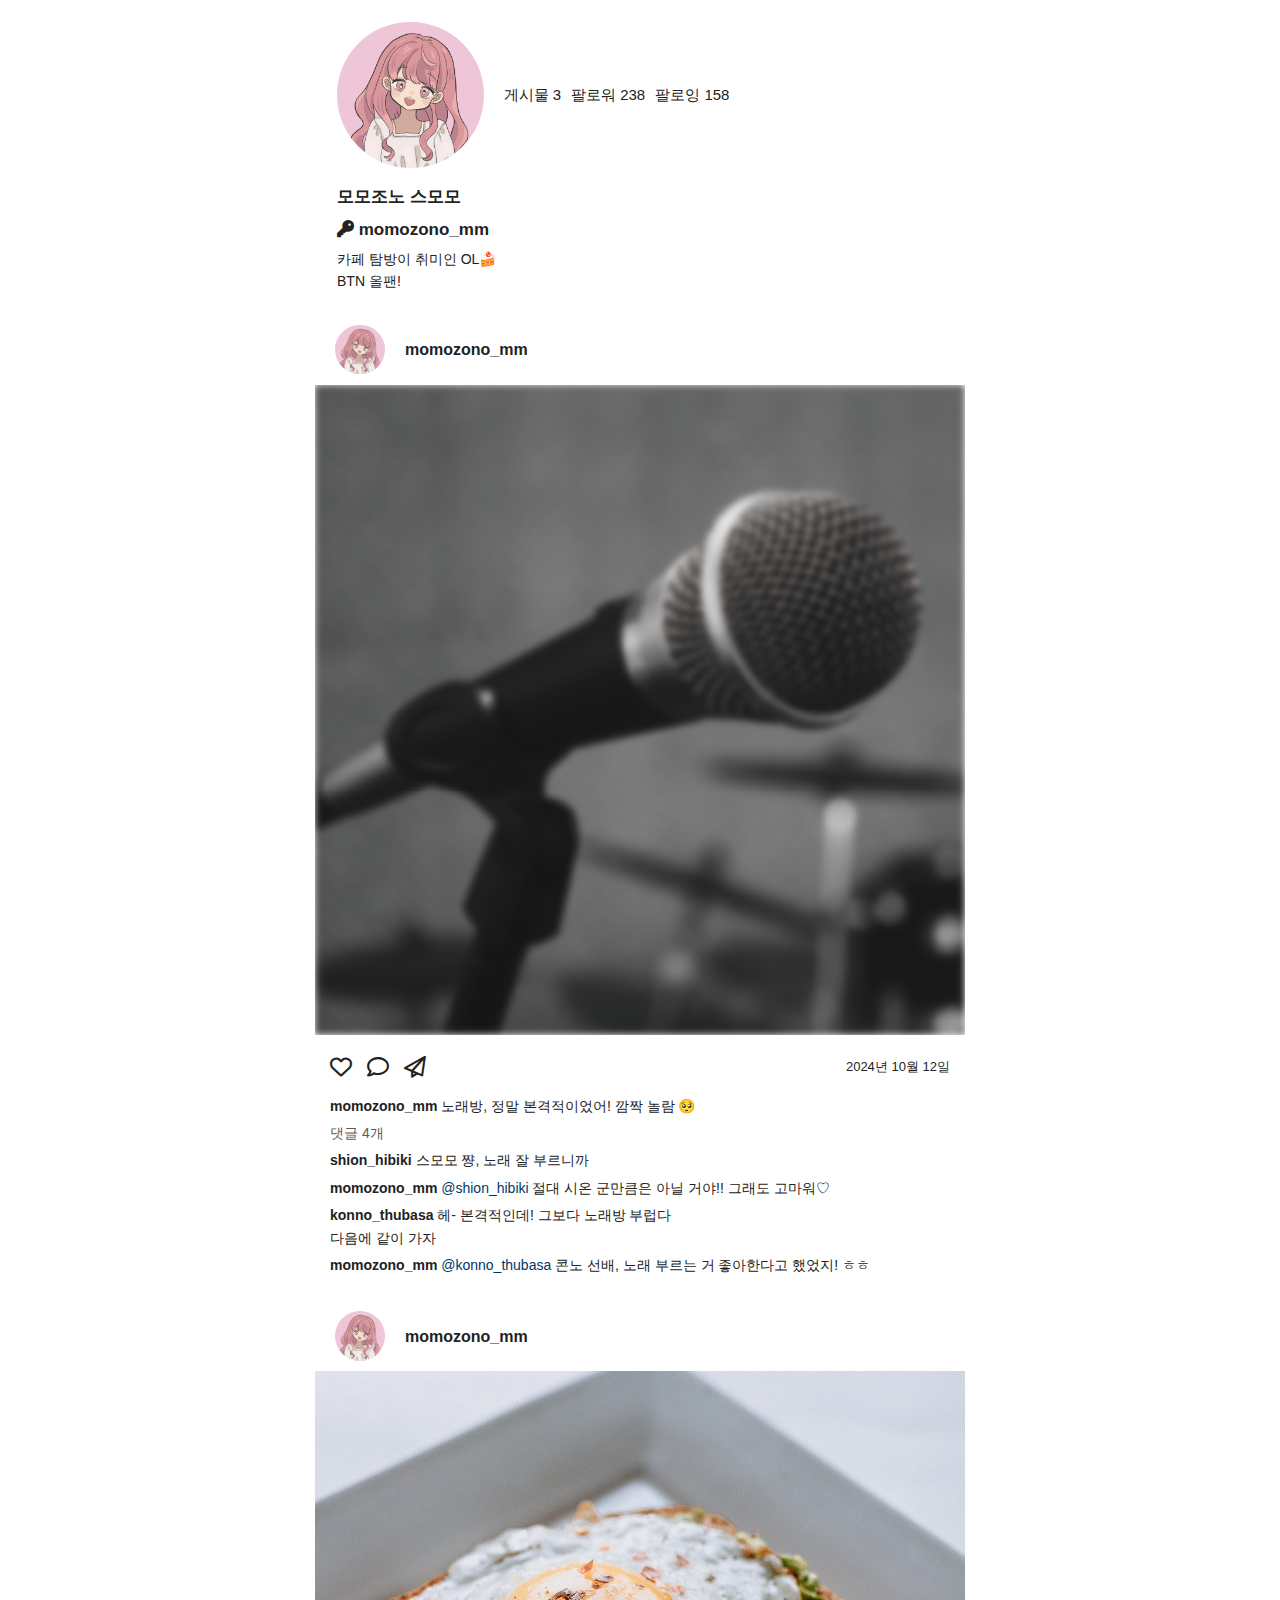
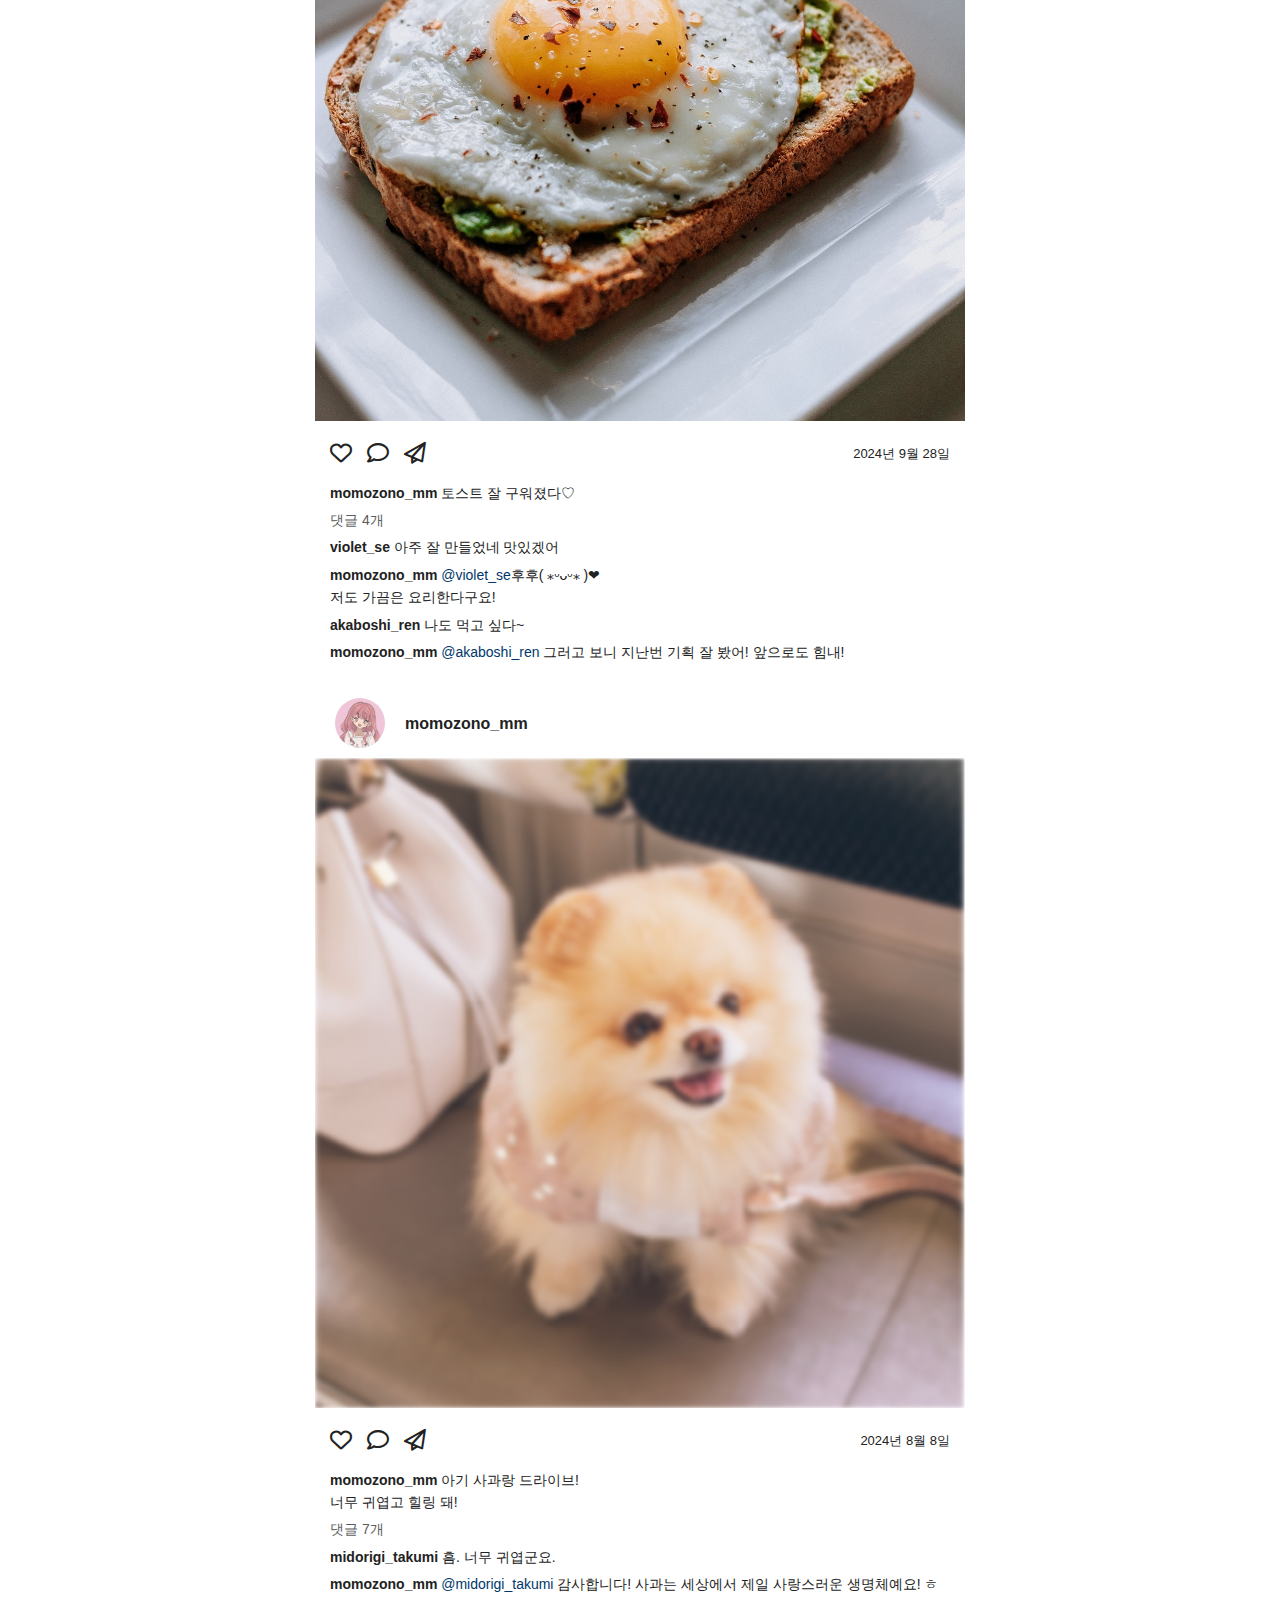
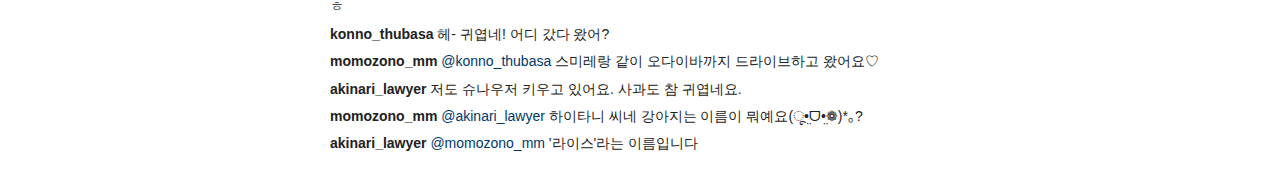
<file: index.html>
<!DOCTYPE html>
<html lang="ko"><head><meta http-equiv="Content-Type" content="text/html; charset=UTF-8">
  <meta http-equiv="X-UA-Compatible" content="IE=edge">
  <meta name="robots" content="noindex">
  <title>모모조노 스모모의 SNS</title>
  <meta name="viewport" content="width=device-width, initial-scale=1.0">
  <link rel="stylesheet" href="https://cdnjs.cloudflare.com/ajax/libs/font-awesome/6.0.0/css/all.min.css">
  <link rel="stylesheet" href="./images/style.css">
  <style>
      .sns-prof-follower a { text-decoration: none; color: inherit; cursor: pointer; }
      .sns-prof-follower a:hover { text-decoration: underline; }
      /* 댓글 링크 스타일 유지 */
      .sns-post-text-comment a { text-decoration: none; color: inherit; }
      .span-comment a { color: #00376b; } /* 언급 태그는 인스타그램 느낌의 색상 부여 */
  </style>
</head>
<body>
    <div class="sns-content">
        <div class="sns-prof">
            <div class="sns-prof-img-box">
                <div class="sns-prof-icon"><img src="./images/icon_momo.jpg" alt="모모조노 스모모"></div>
                <div class="sns-prof-follower">
                    <div class="sns-prof-follower-post">게시물 3</div>
                    <div class="sns-prof-follower-follower">
                        <a href="./momozono_mm-sns-friend.html">팔로워 238</a>
                    </div>
                    <div class="sns-prof-follower-follow">
                        <a href="./momozono_mm-sns-friend.html">팔로잉 158</a>
                    </div>
                </div>
            </div>
            <div class="sns-prof-content">
                <div class="sns-prof-name sns-prof-name-kana">모모조노 스모모</div>
                <div class="sns-prof-name"><span><i class="fas fa-key"></i></span> momozono_mm</div>
                <div class="sns-prof-text"><p>카페 탐방이 취미인 OL🍰<br>BTN 올팬!</p></div>
            </div>
        </div>

        <div class="sns-post">
            <div class="sns-post-prof">
                <div class="sns-post-prof-icon"><img src="./images/icon_momo.jpg" alt=""></div>
                <div class="sns-post-prof-name">momozono_mm</div>
            </div>
            <div class="sns-post-img"><img src="./images/post_momo3.png" alt=""></div>
            <div class="sns-post-content">
                <div class="sns-post-symbol">
                    <div class="sns-post-symbol-items">
                        <div class="sns-post-symbol-item"><i class="far fa-heart"></i></div>
                        <div class="sns-post-symbol-item"><i class="far fa-comment"></i></div>
                        <div class="sns-post-symbol-item"><i class="far fa-paper-plane"></i></div>
                    </div>
                    <p class="sns-post-date">2024년 10월 12일</p>
                </div>
                <div class="sns-post-textbox">
                    <p class="sns-post-text"><span class="span-bold">momozono_mm </span> 노래방, 정말 본격적이었어! 깜짝 놀람 🥺</p>
                    <div class="sns-post-comment-content">
                        <p class="sns-post-text-comments">댓글 4개</p>
                        <p class="sns-post-text-comment"><span class="span-bold"><a href="./shion_hibiki.html">shion_hibiki</a></span> 스모모 쨩, 노래 잘 부르니까</p>
                        <p class="sns-post-text-comment"><span class="span-bold">momozono_mm </span><span class="span-comment"><a href="./shion_hibiki.html">@shion_hibiki</a></span> 절대 시온 군만큼은 아닐 거야!! 그래도 고마워♡</p>
                        <p class="sns-post-text-comment"><span class="span-bold"><a href="./konno_thubasa.html">konno_thubasa</a></span> 헤- 본격적인데! 그보다 노래방 부럽다<br>다음에 같이 가자</p>
                        <p class="sns-post-text-comment"><span class="span-bold">momozono_mm </span><span class="span-comment"><a href="./konno_thubasa.html">@konno_thubasa</a></span> 콘노 선배, 노래 부르는 거 좋아한다고 했었지! ㅎㅎ</p>
                    </div>
                </div>
            </div>
        </div>

        <div class="sns-post">
            <div class="sns-post-prof">
                <div class="sns-post-prof-icon"><img src="./images/icon_momo.jpg" alt=""></div>
                <div class="sns-post-prof-name">momozono_mm</div>
            </div>
            <div class="sns-post-img"><img src="./images/momo-post.jpg" alt=""></div>
            <div class="sns-post-content">
                <div class="sns-post-symbol">
                    <div class="sns-post-symbol-items">
                        <div class="sns-post-symbol-item"><i class="far fa-heart"></i></div>
                        <div class="sns-post-symbol-item"><i class="far fa-comment"></i></div>
                        <div class="sns-post-symbol-item"><i class="far fa-paper-plane"></i></div>
                    </div>
                    <p class="sns-post-date">2024년 9월 28일</p>
                </div>
                <div class="sns-post-textbox">
                    <p class="sns-post-text"><span class="span-bold">momozono_mm </span> 토스트 잘 구워졌다♡</p>
                    <div class="sns-post-comment-content">
                        <p class="sns-post-text-comments">댓글 4개</p>
                        <p class="sns-post-text-comment"><span class="span-bold">violet_se </span>아주 잘 만들었네 맛있겠어</p>
                        <p class="sns-post-text-comment"><span class="span-bold">momozono_mm </span><span class="span-comment"><a href="#">@violet_se</a></span>후후( ⁎ᵕᴗᵕ⁎ )❤︎<br>저도 가끔은 요리한다구요!</p>
                        <p class="sns-post-text-comment"><span class="span-bold"><a href="./akaboshi_ren.html">akaboshi_ren</a></span> 나도 먹고 싶다~</p>
                        <p class="sns-post-text-comment"><span class="span-bold">momozono_mm </span><span class="span-comment"><a href="./akaboshi_ren.html">@akaboshi_ren</a></span> 그러고 보니 지난번 기획 잘 봤어! 앞으로도 힘내!</p>
                    </div>
                </div>
            </div>
        </div>

        <div class="sns-post">
            <div class="sns-post-prof">
                <div class="sns-post-prof-icon"><img src="./images/icon_momo.jpg" alt=""></div>
                <div class="sns-post-prof-name">momozono_mm</div>
            </div>
            <div class="sns-post-img"><img src="./images/momo-post2.png" alt=""></div>
            <div class="sns-post-content">
                <div class="sns-post-symbol">
                    <div class="sns-post-symbol-items">
                        <div class="sns-post-symbol-item"><i class="far fa-heart"></i></div>
                        <div class="sns-post-symbol-item"><i class="far fa-comment"></i></div>
                        <div class="sns-post-symbol-item"><i class="far fa-paper-plane"></i></div>
                    </div>
                    <p class="sns-post-date">2024년 8월 8일</p>
                </div>
                <div class="sns-post-textbox">
                    <p class="sns-post-text"><span class="span-bold">momozono_mm </span> 아기 사과랑 드라이브!<br>너무 귀엽고 힐링 돼!</p>
                    <div class="sns-post-comment-content">
                        <p class="sns-post-text-comments">댓글 7개</p>
                        <p class="sns-post-text-comment"><span class="span-bold"><a href="./midorigi_takumi.html">midorigi_takumi</a></span> 흠. 너무 귀엽군요.</p>
                        <p class="sns-post-text-comment"><span class="span-bold">momozono_mm </span><span class="span-comment"><a href="./midorigi_takumi.html">@midorigi_takumi</a></span> 감사합니다! 사과는 세상에서 제일 사랑스러운 생명체예요! ㅎㅎ</p>
                        <p class="sns-post-text-comment"><span class="span-bold"><a href="./konno_thubasa.html">konno_thubasa</a></span> 헤- 귀엽네! 어디 갔다 왔어?</p>
                        <p class="sns-post-text-comment"><span class="span-bold">momozono_mm </span><span class="span-comment"><a href="./konno_thubasa.html">@konno_thubasa</a></span> 스미레랑 같이 오다이바까지 드라이브하고 왔어요♡</p>
                        <p class="sns-post-text-comment"><span class="span-bold"><a href="./akinari_lawyer.html">akinari_lawyer</a></span> 저도 슈나우저 키우고 있어요. 사과도 참 귀엽네요.</p>
                        <p class="sns-post-text-comment"><span class="span-bold">momozono_mm </span><span class="span-comment"><a href="./akinari_lawyer.html">@akinari_lawyer</a></span> 하이타니 씨네 강아지는 이름이 뭐예요(ू•̤ᗜ•̤❁)*｡?</p>
                        <p class="sns-post-text-comment"><span class="span-bold"><a href="./akinari_lawyer.html">akinari_lawyer</a></span> <span class="span-comment"><a href="./index.html">@momozono_mm</a></span> '라이스'라는 이름입니다</p>
                    </div>
                </div>
            </div>
        </div>
    </div>
</body></html>
</file>
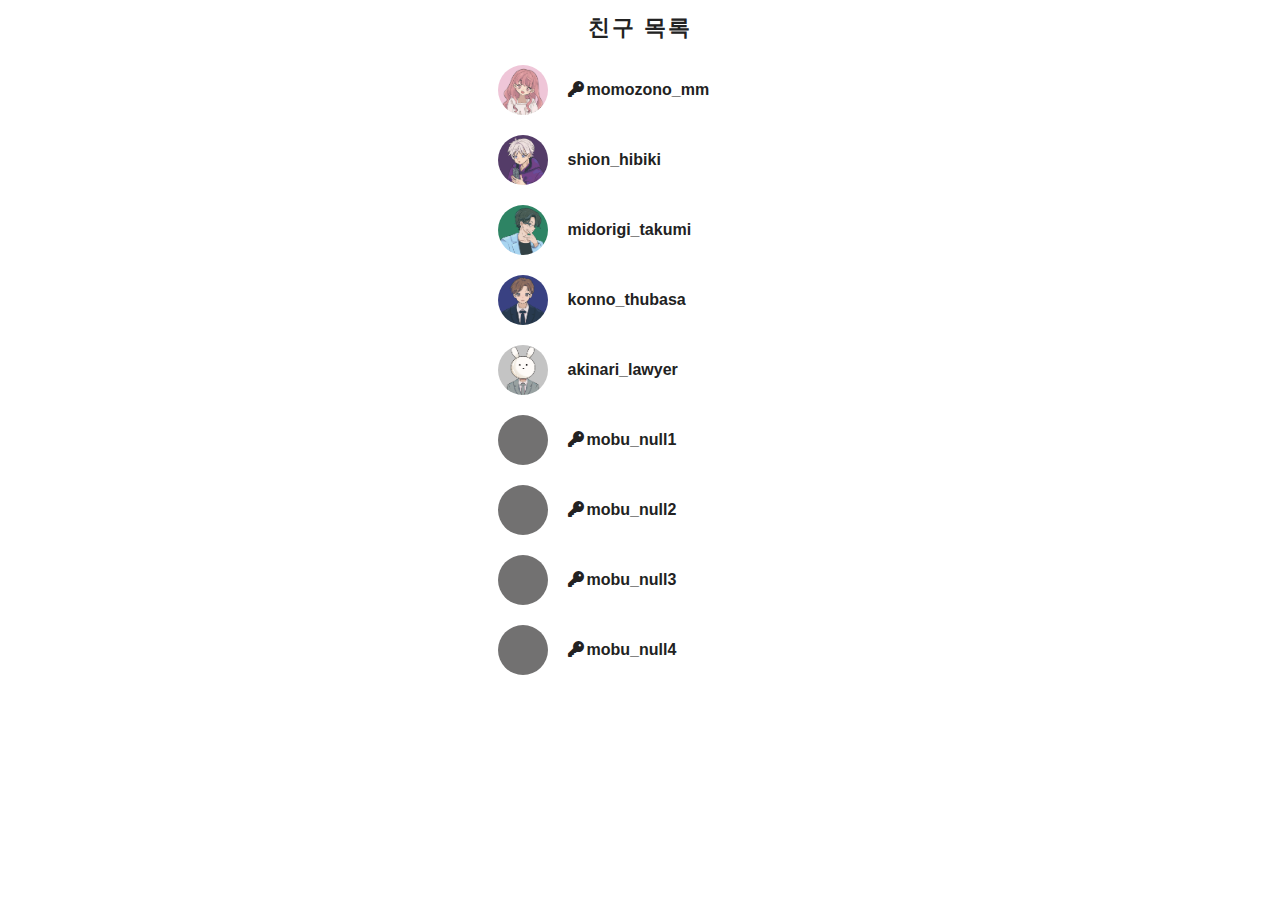
<file: akaboshi_ren-sns-friend.html>
<!DOCTYPE html>
<html lang="ko">
<head>
  <meta charset="UTF-8">
  <meta http-equiv="X-UA-Compatible" content="IE=edge">
  <meta name="robots" content="noindex">
  <title>아카보시 렌 친구 목록</title>
  <meta name="viewport" content="width=device-width, initial-scale=1.0">
  <link rel="stylesheet" href="https://cdnjs.cloudflare.com/ajax/libs/font-awesome/6.0.0/css/all.min.css">
  <link rel="stylesheet" href="./images/style.css">
</head>
<body>
    <div class="sns-content">
        <div class="sns-friend">친구 목록</div>
        <div class="sns-follower-content">
            <ul class="sns-follower">
                <li class="sns-follower-item">
                    <a href="./index.html">
                        <div class="sns-follower-prof">
                            <div class="sns-follower-icon"><img src="./images/icon_momo.jpg" alt=""></div>
                            <div class="sns-follower-name"><span class="span-key"><i class="fas fa-key"></i></span>momozono_mm</div>
                        </div>
                    </a>
                </li>
                <li class="sns-follower-item">
                    <a href="./shion_hibiki.html">
                        <div class="sns-follower-prof">
                            <div class="sns-follower-icon"><img src="./images/icon_shion.jpg" alt=""></div>
                            <div class="sns-follower-name">shion_hibiki</div>
                        </div>
                    </a>
                </li>
                <li class="sns-follower-item">
                    <a href="./midorigi_takumi.html">
                        <div class="sns-follower-prof">
                            <div class="sns-follower-icon"><img src="./images/icon_midorigi.jpg" alt=""></div>
                            <div class="sns-follower-name">midorigi_takumi</div>
                        </div>
                    </a>
                </li>
                <li class="sns-follower-item">
                    <a href="./konno_thubasa.html">
                        <div class="sns-follower-prof">
                            <div class="sns-follower-icon"><img src="./images/icon_konno.jpg" alt=""></div>
                            <div class="sns-follower-name">konno_thubasa</div>
                        </div>
                    </a>
                </li>
                <li class="sns-follower-item">
                    <a href="./akinari_lawyer.html">
                        <div class="sns-follower-prof">
                            <div class="sns-follower-icon"><img src="./images/icon_akinari.png" alt=""></div>
                            <div class="sns-follower-name">akinari_lawyer</div>
                        </div>
                    </a>
                </li>
                <li class="sns-follower-item">
                    <div class="sns-follower-prof">
                        <div class="sns-follower-icon"><img src="./images/icon_null.png" alt=""></div>
                        <div class="sns-follower-name"><span class="span-key"><i class="fas fa-key"></i></span>mobu_null1</div>
                    </div>
                </li>
                <li class="sns-follower-item">
                    <div class="sns-follower-prof">
                        <div class="sns-follower-icon"><img src="./images/icon_null.png" alt=""></div>
                        <div class="sns-follower-name"><span class="span-key"><i class="fas fa-key"></i></span>mobu_null2</div>
                    </div>
                </li>
                <li class="sns-follower-item">
                    <div class="sns-follower-prof">
                        <div class="sns-follower-icon"><img src="./images/icon_null.png" alt=""></div>
                        <div class="sns-follower-name"><span class="span-key"><i class="fas fa-key"></i></span>mobu_null3</div>
                    </div>
                </li>
                <li class="sns-follower-item">
                    <div class="sns-follower-prof">
                        <div class="sns-follower-icon"><img src="./images/icon_null.png" alt=""></div>
                        <div class="sns-follower-name"><span class="span-key"><i class="fas fa-key"></i></span>mobu_null4</div>
                    </div>
                </li>
            </ul>
        </div>
    </div>
</body>
</html>
</file>
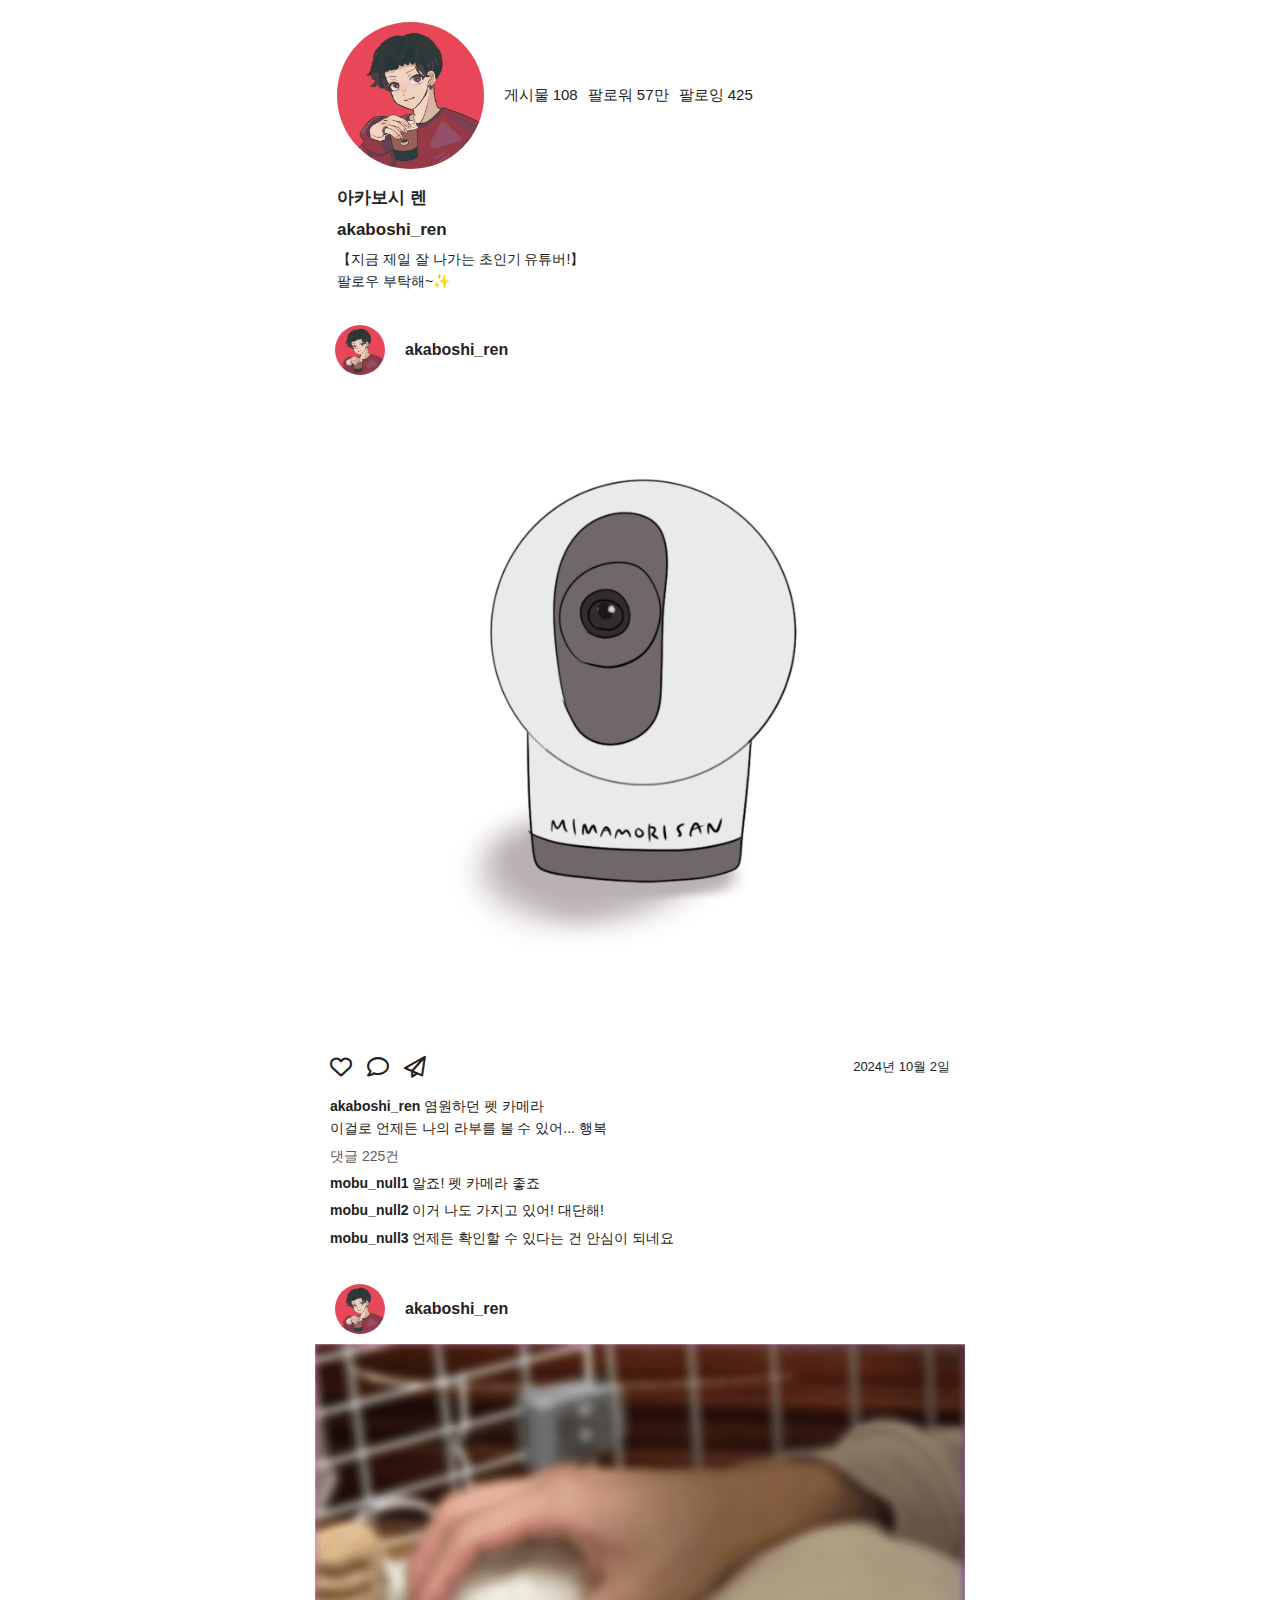
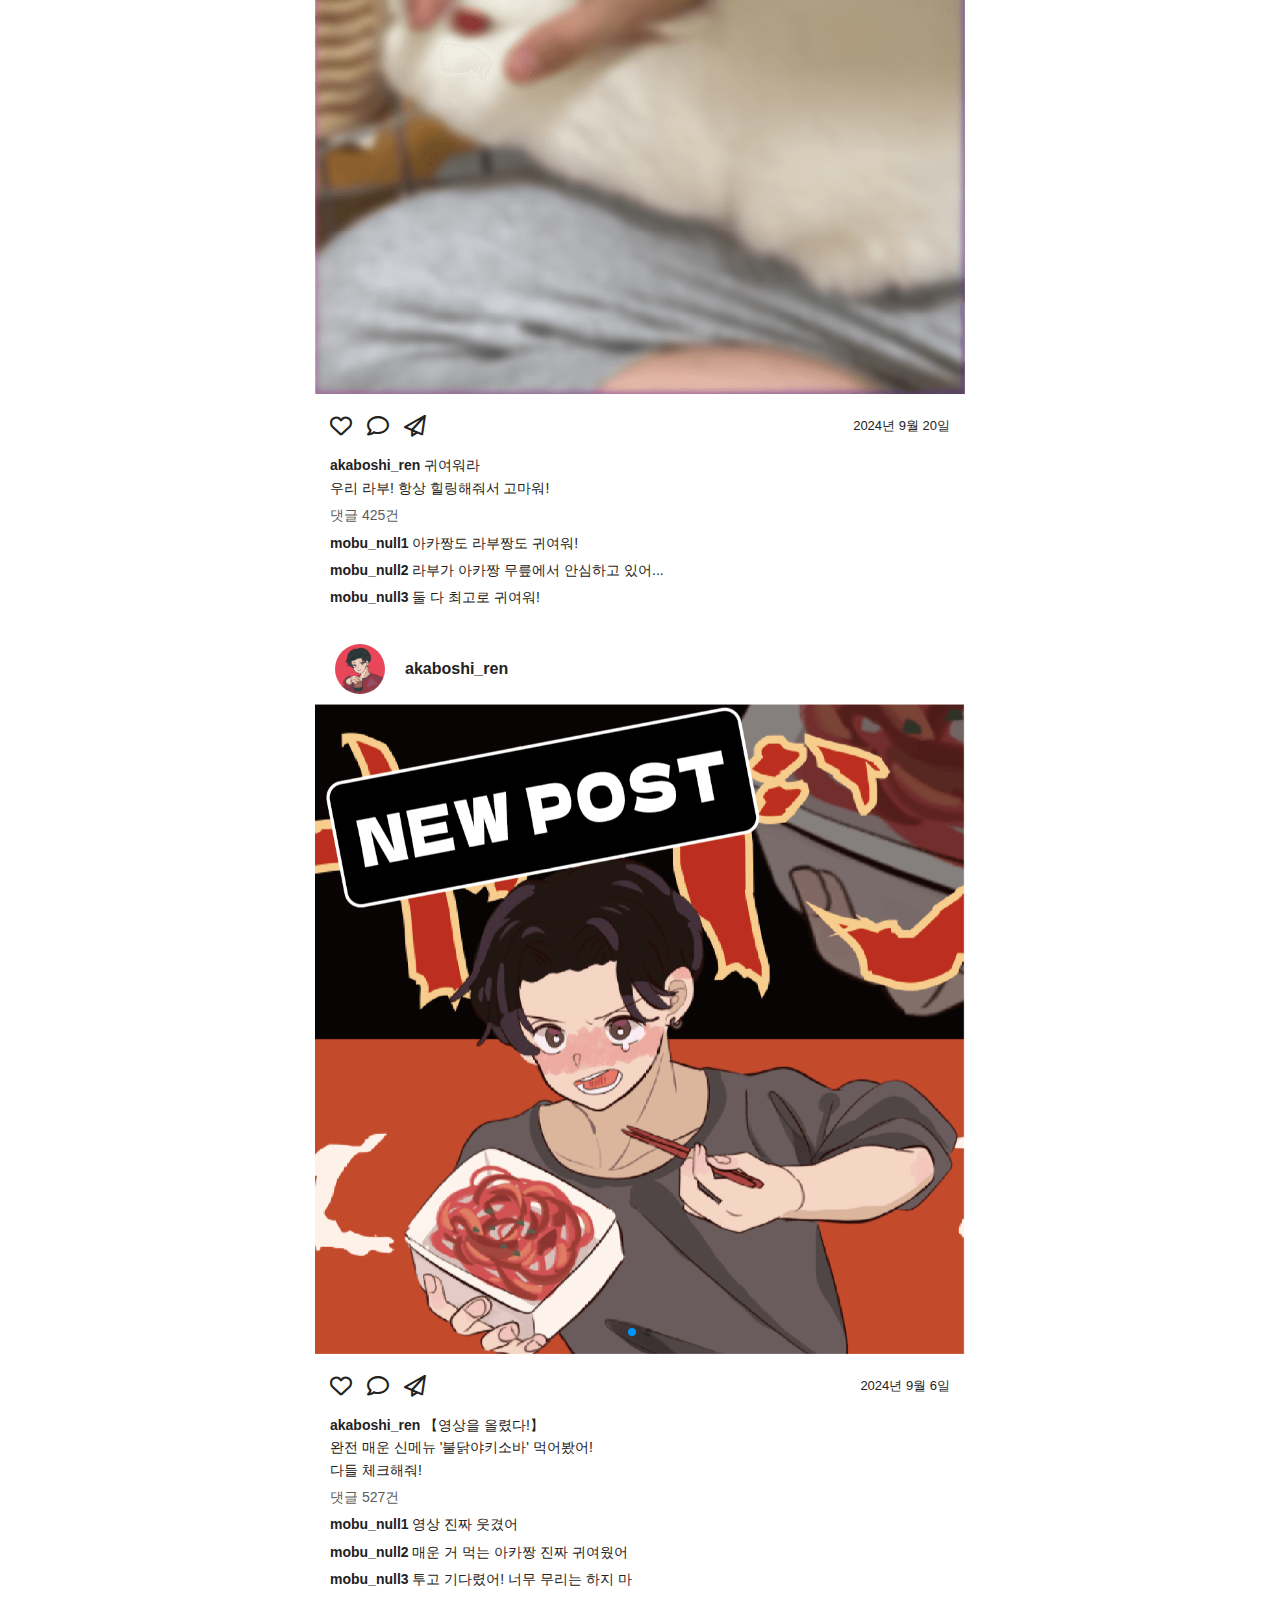
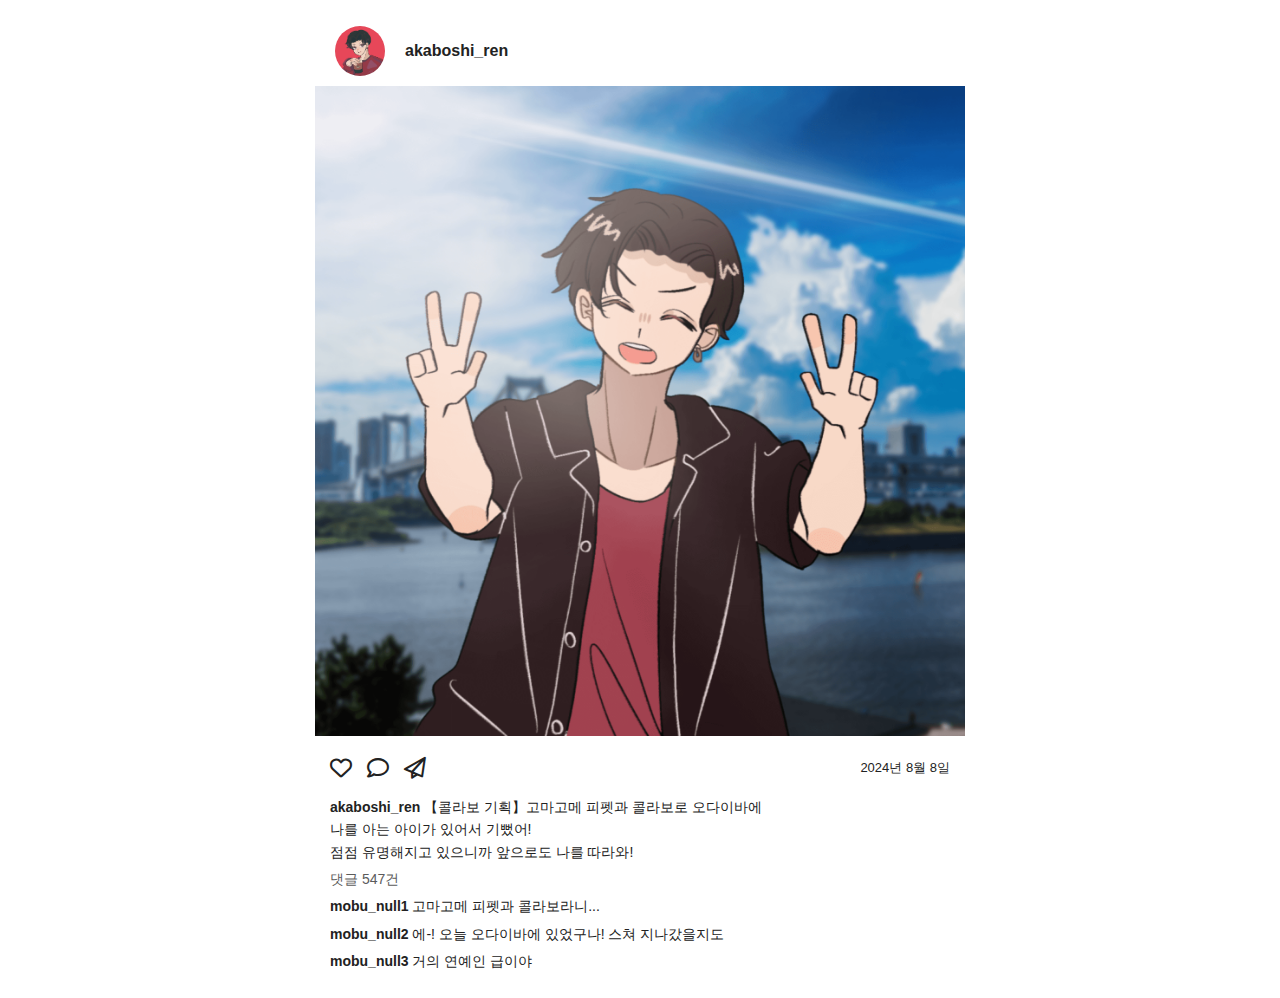
<file: akaboshi_ren.html>
<!DOCTYPE html>
<html lang="ko">
<head>
  <meta charset="UTF-8">
  <meta http-equiv="X-UA-Compatible" content="IE=edge">
  <meta name="robots" content="noindex">
  <title>akaboshi_ren</title>
  <meta name="viewport" content="width=device-width, initial-scale=1.0">
  <link rel="stylesheet" href="https://cdnjs.cloudflare.com/ajax/libs/font-awesome/6.0.0/css/all.min.css">
  <link rel="stylesheet" href="https://cdn.jsdelivr.net/npm/swiper@8/swiper-bundle.min.css">
  <link rel="stylesheet" href="./images/style.css">
  <style>
    /* 슬라이더 스타일 커스텀 */
    .swiper { width: 100%; height: auto; }
    .swiper-slide img { width: 100%; display: block; }
    .swiper-pagination-bullet-active { background: #0095f6 !important; }
  </style>
</head>
<body>
    <div class="sns-content">
        <div class="sns-prof">
            <div class="sns-prof-img-box">
                <div class="sns-prof-icon">
                    <img src="./images/icon_akaboshi.jpg" alt="">
                </div>
                <div class="sns-prof-follower sns-prof-follower_h">
                    <div class="sns-prof-follower-post">게시물 108</div>
                    <div class="sns-prof-follower-follower"><a href="./akaboshi_ren-sns-friend.html">팔로워 57만</a></div>
                    <div class="sns-prof-follower-follow"><a href="./akaboshi_ren-sns-friend.html">팔로잉 425</a></div>
                </div>
            </div>
            <div class="sns-prof-content">
                <div class="sns-prof-name">아카보시 렌</div>
                <div class="sns-prof-name">akaboshi_ren</div>
                <div class="sns-prof-text">
                    <p>【지금 제일 잘 나가는 초인기 유튜버!】<br>팔로우 부탁해~✨</p>
                </div>
            </div>
        </div>

        <div class="sns-post">
            <div class="sns-post-prof">
                <div class="sns-post-prof-icon"><img src="./images/icon_akaboshi.jpg" alt=""></div>
                <div class="sns-post-prof-name">akaboshi_ren</div>
            </div>
            <div class="sns-post-img"><img src="./images/post_akaboshi3.png" alt=""></div>
            <div class="sns-post-content">
                <div class="sns-post-symbol">
                    <div class="sns-post-symbol-items">
                        <div class="sns-post-symbol-item"><i class="far fa-heart"></i></div>
                        <div class="sns-post-symbol-item"><i class="far fa-comment"></i></div>
                        <div class="sns-post-symbol-item"><i class="far fa-paper-plane"></i></div>
                    </div>
                    <p class="sns-post-date">2024년 10월 2일</p>
                </div>
                <div class="sns-post-textbox">
                    <p class="sns-post-text"><span class="span-bold">akaboshi_ren </span>염원하던 펫 카메라<br>이걸로 언제든 나의 라부를 볼 수 있어... 행복</p>
                    <div class="sns-post-comment-content">
                        <p class="sns-post-text-comments">댓글 225건</p>
                        <p class="sns-post-text-comment"><span class="span-bold">mobu_null1 </span>알죠! 펫 카메라 좋죠</p>
                        <p class="sns-post-text-comment"><span class="span-bold">mobu_null2 </span>이거 나도 가지고 있어! 대단해!</p>
                        <p class="sns-post-text-comment"><span class="span-bold">mobu_null3 </span>언제든 확인할 수 있다는 건 안심이 되네요</p>
                    </div>
                </div>
            </div>
        </div>

        <div class="sns-post">
            <div class="sns-post-prof">
                <div class="sns-post-prof-icon"><img src="./images/icon_akaboshi.jpg" alt=""></div>
                <div class="sns-post-prof-name">akaboshi_ren</div>
            </div>
            <div class="sns-post-img"><img src="./images/post_akaboshi1.png" alt=""></div>
            <div class="sns-post-content">
                <div class="sns-post-symbol">
                    <div class="sns-post-symbol-items">
                        <div class="sns-post-symbol-item"><i class="far fa-heart"></i></div>
                        <div class="sns-post-symbol-item"><i class="far fa-comment"></i></div>
                        <div class="sns-post-symbol-item"><i class="far fa-paper-plane"></i></div>
                    </div>
                    <p class="sns-post-date">2024년 9월 20일</p>
                </div>
                <div class="sns-post-textbox">
                    <p class="sns-post-text"><span class="span-bold">akaboshi_ren </span>귀여워라<br>우리 라부! 항상 힐링해줘서 고마워!</p>
                    <div class="sns-post-comment-content">
                        <p class="sns-post-text-comments">댓글 425건</p>
                        <p class="sns-post-text-comment"><span class="span-bold">mobu_null1 </span>아카짱도 라부짱도 귀여워!</p>
                        <p class="sns-post-text-comment"><span class="span-bold">mobu_null2 </span>라부가 아카짱 무릎에서 안심하고 있어...</p>
                        <p class="sns-post-text-comment"><span class="span-bold">mobu_null3 </span>둘 다 최고로 귀여워!</p>
                    </div>
                </div>
            </div>
        </div>

        <div class="sns-post">
            <div class="sns-post-prof">
                <div class="sns-post-prof-icon"><img src="./images/icon_akaboshi.jpg" alt=""></div>
                <div class="sns-post-prof-name">akaboshi_ren</div>
            </div>
            <div class="sns-post-img">
                <div class="swiper renSwiper">
                    <div class="swiper-wrapper">
                        <div class="swiper-slide"><img src="./images/post_akaboshi2-1.png" alt=""></div>
                        <div class="swiper-slide"><img src="./images/post_akaboshi2-2.png" alt=""></div>
                    </div>
                    <div class="swiper-pagination"></div>
                </div>
            </div>
            <div class="sns-post-content">
                <div class="sns-post-symbol">
                    <div class="sns-post-symbol-items">
                        <div class="sns-post-symbol-item"><i class="far fa-heart"></i></div>
                        <div class="sns-post-symbol-item"><i class="far fa-comment"></i></div>
                        <div class="sns-post-symbol-item"><i class="far fa-paper-plane"></i></div>
                    </div>
                    <p class="sns-post-date">2024년 9월 6일</p>
                </div>
                <div class="sns-post-textbox">
                    <p class="sns-post-text"><span class="span-bold">akaboshi_ren </span>【영상을 올렸다!】<br>완전 매운 신메뉴 '불닭야키소바' 먹어봤어!<br>다들 체크해줘!</p>
                    <div class="sns-post-comment-content">
                        <p class="sns-post-text-comments">댓글 527건</p>
                        <p class="sns-post-text-comment"><span class="span-bold">mobu_null1 </span>영상 진짜 웃겼어</p>
                        <p class="sns-post-text-comment"><span class="span-bold">mobu_null2 </span>매운 거 먹는 아카짱 진짜 귀여웠어</p>
                        <p class="sns-post-text-comment"><span class="span-bold">mobu_null3 </span>투고 기다렸어! 너무 무리는 하지 마</p>
                    </div>
                </div>
            </div>
        </div>

        <div class="sns-post">
            <div class="sns-post-prof">
                <div class="sns-post-prof-icon"><img src="./images/icon_akaboshi.jpg" alt=""></div>
                <div class="sns-post-prof-name">akaboshi_ren</div>
            </div>
            <div class="sns-post-img"><img src="./images/post_akaboshi4.png" alt=""></div>
            <div class="sns-post-content">
                <div class="sns-post-symbol">
                    <div class="sns-post-symbol-items">
                        <div class="sns-post-symbol-item"><i class="far fa-heart"></i></div>
                        <div class="sns-post-symbol-item"><i class="far fa-comment"></i></div>
                        <div class="sns-post-symbol-item"><i class="far fa-paper-plane"></i></div>
                    </div>
                    <p class="sns-post-date">2024년 8월 8일</p>
                </div>
                <div class="sns-post-textbox">
                    <p class="sns-post-text"><span class="span-bold">akaboshi_ren </span>【콜라보 기획】고마고메 피펫과 콜라보로 오다이바에<br>나를 아는 아이가 있어서 기뻤어!<br>점점 유명해지고 있으니까 앞으로도 나를 따라와!</p>
                    <div class="sns-post-comment-content">
                        <p class="sns-post-text-comments">댓글 547건</p>
                        <p class="sns-post-text-comment"><span class="span-bold">mobu_null1 </span>고마고메 피펫과 콜라보라니...</p>
                        <p class="sns-post-text-comment"><span class="span-bold">mobu_null2 </span>에-! 오늘 오다이바에 있었구나! 스쳐 지나갔을지도</p>
                        <p class="sns-post-text-comment"><span class="span-bold">mobu_null3 </span>거의 연예인 급이야</p>
                    </div>
                </div>
            </div>
        </div>
    </div>

    <script src="https://cdn.jsdelivr.net/npm/swiper@8/swiper-bundle.min.js"></script>
    <script>
        // 슬라이드 초기화 실행
        const swiper = new Swiper('.renSwiper', {
            loop: true, // 무한 루프
            pagination: {
                el: '.swiper-pagination',
                clickable: true, // 점 클릭 이동 가능
            },
        });
    </script>
</body>
</html>
</file>
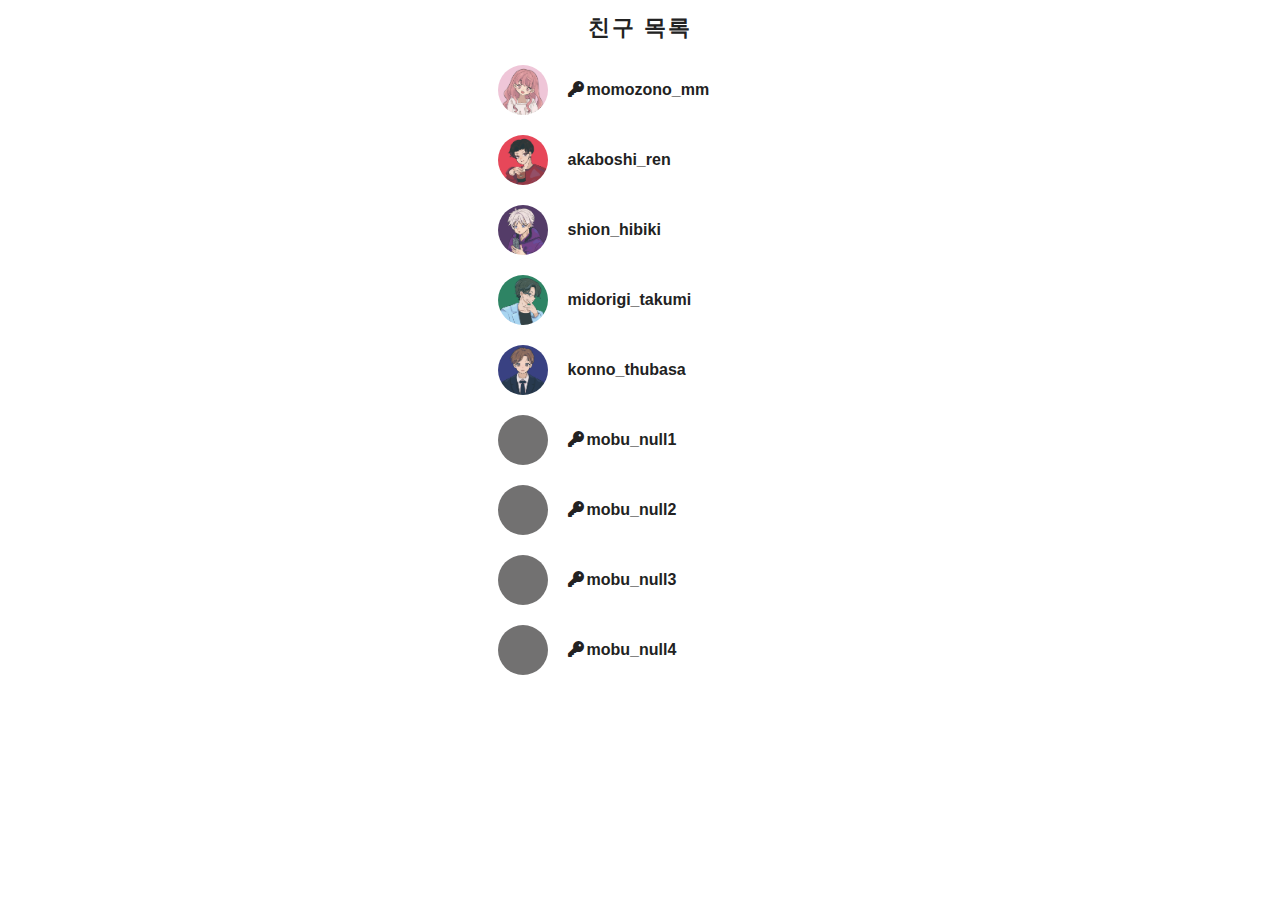
<file: akinari_lawyer-sns-friend.html>
<!DOCTYPE html>
<html lang="ko">
<head>
  <meta charset="UTF-8">
  <meta http-equiv="X-UA-Compatible" content="IE=edge">
  <meta name="robots" content="noindex">
  <title>akinari_lawyer 친구 목록</title>
  <meta name="viewport" content="width=device-width, initial-scale=1.0">
  <link rel="stylesheet" href="https://cdnjs.cloudflare.com/ajax/libs/font-awesome/6.0.0/css/all.min.css">
  <link rel="stylesheet" href="./images/style.css">
</head>
<body>
    <div class="sns-content">
        <div class="sns-friend">친구 목록</div>
        <div class="sns-follower-content">
            <ul class="sns-follower">
                <li class="sns-follower-item">
                    <a href="./index.html">
                        <div class="sns-follower-prof">
                            <div class="sns-follower-icon"><img src="./images/icon_momo.jpg" alt=""></div>
                            <div class="sns-follower-name"><span class="span-key"><i class="fas fa-key"></i></span>momozono_mm</div>
                        </div>
                    </a>
                </li>
                <li class="sns-follower-item">
                    <a href="./akaboshi_ren.html">
                        <div class="sns-follower-prof">
                            <div class="sns-follower-icon"><img src="./images/icon_akaboshi.jpg" alt=""></div>
                            <div class="sns-follower-name">akaboshi_ren</div>
                        </div>
                    </a>
                </li>
                <li class="sns-follower-item">
                    <a href="./shion_hibiki.html">
                        <div class="sns-follower-prof">
                            <div class="sns-follower-icon"><img src="./images/icon_shion.jpg" alt=""></div>
                            <div class="sns-follower-name">shion_hibiki</div>
                        </div>
                    </a>
                </li>
                <li class="sns-follower-item">
                    <a href="./midorigi_takumi.html">
                        <div class="sns-follower-prof">
                            <div class="sns-follower-icon"><img src="./images/icon_midorigi.jpg" alt=""></div>
                            <div class="sns-follower-name">midorigi_takumi</div>
                        </div>
                    </a>
                </li>
                <li class="sns-follower-item">
                    <a href="./konno_thubasa.html">
                        <div class="sns-follower-prof">
                            <div class="sns-follower-icon"><img src="./images/icon_konno.jpg" alt=""></div>
                            <div class="sns-follower-name">konno_thubasa</div>
                        </div>
                    </a>
                </li>
                <li class="sns-follower-item">
                    <div class="sns-follower-prof">
                        <div class="sns-follower-icon"><img src="./images/icon_null.png" alt=""></div>
                        <div class="sns-follower-name"><span class="span-key"><i class="fas fa-key"></i></span>mobu_null1</div>
                    </div>
                </li>
                <li class="sns-follower-item">
                    <div class="sns-follower-prof">
                        <div class="sns-follower-icon"><img src="./images/icon_null.png" alt=""></div>
                        <div class="sns-follower-name"><span class="span-key"><i class="fas fa-key"></i></span>mobu_null2</div>
                    </div>
                </li>
                <li class="sns-follower-item">
                    <div class="sns-follower-prof">
                        <div class="sns-follower-icon"><img src="./images/icon_null.png" alt=""></div>
                        <div class="sns-follower-name"><span class="span-key"><i class="fas fa-key"></i></span>mobu_null3</div>
                    </div>
                </li>
                <li class="sns-follower-item">
                    <div class="sns-follower-prof">
                        <div class="sns-follower-icon"><img src="./images/icon_null.png" alt=""></div>
                        <div class="sns-follower-name"><span class="span-key"><i class="fas fa-key"></i></span>mobu_null4</div>
                    </div>
                </li>
            </ul>
        </div>
    </div>
</body>
</html>
</file>
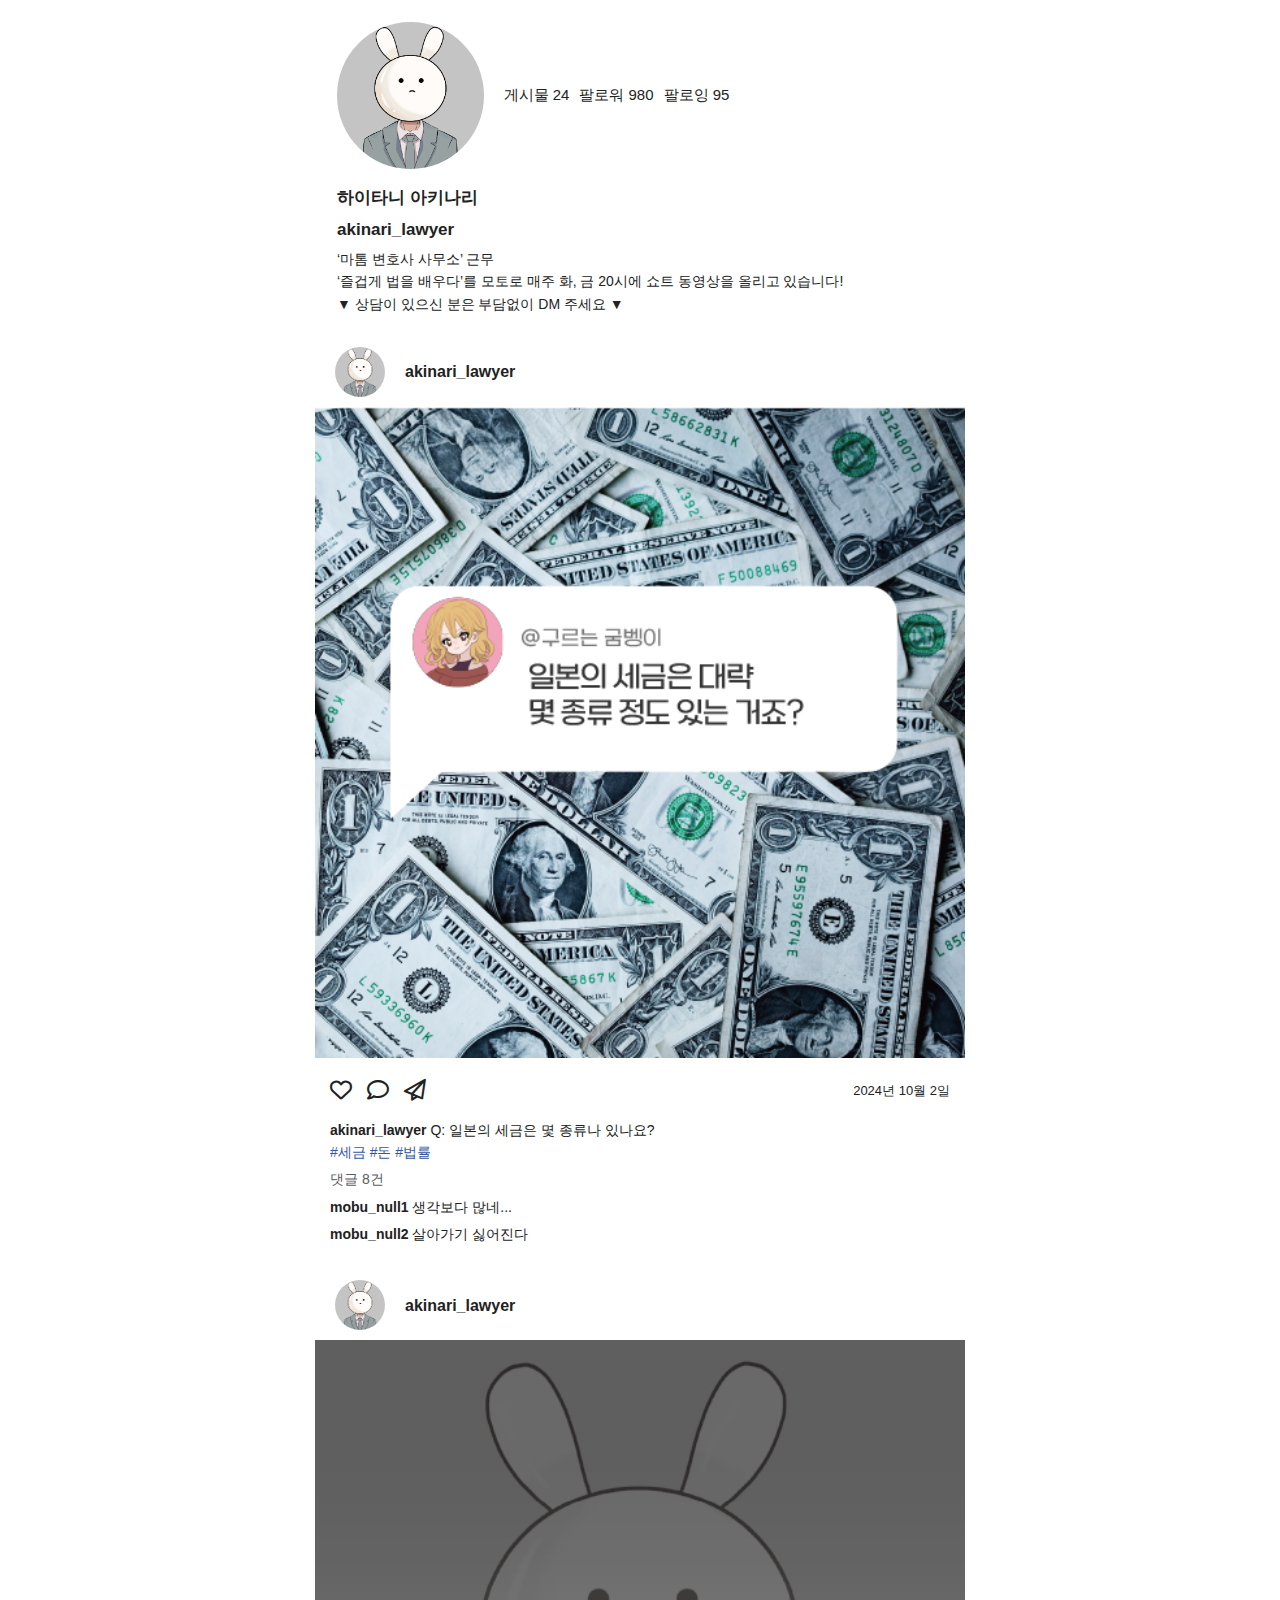
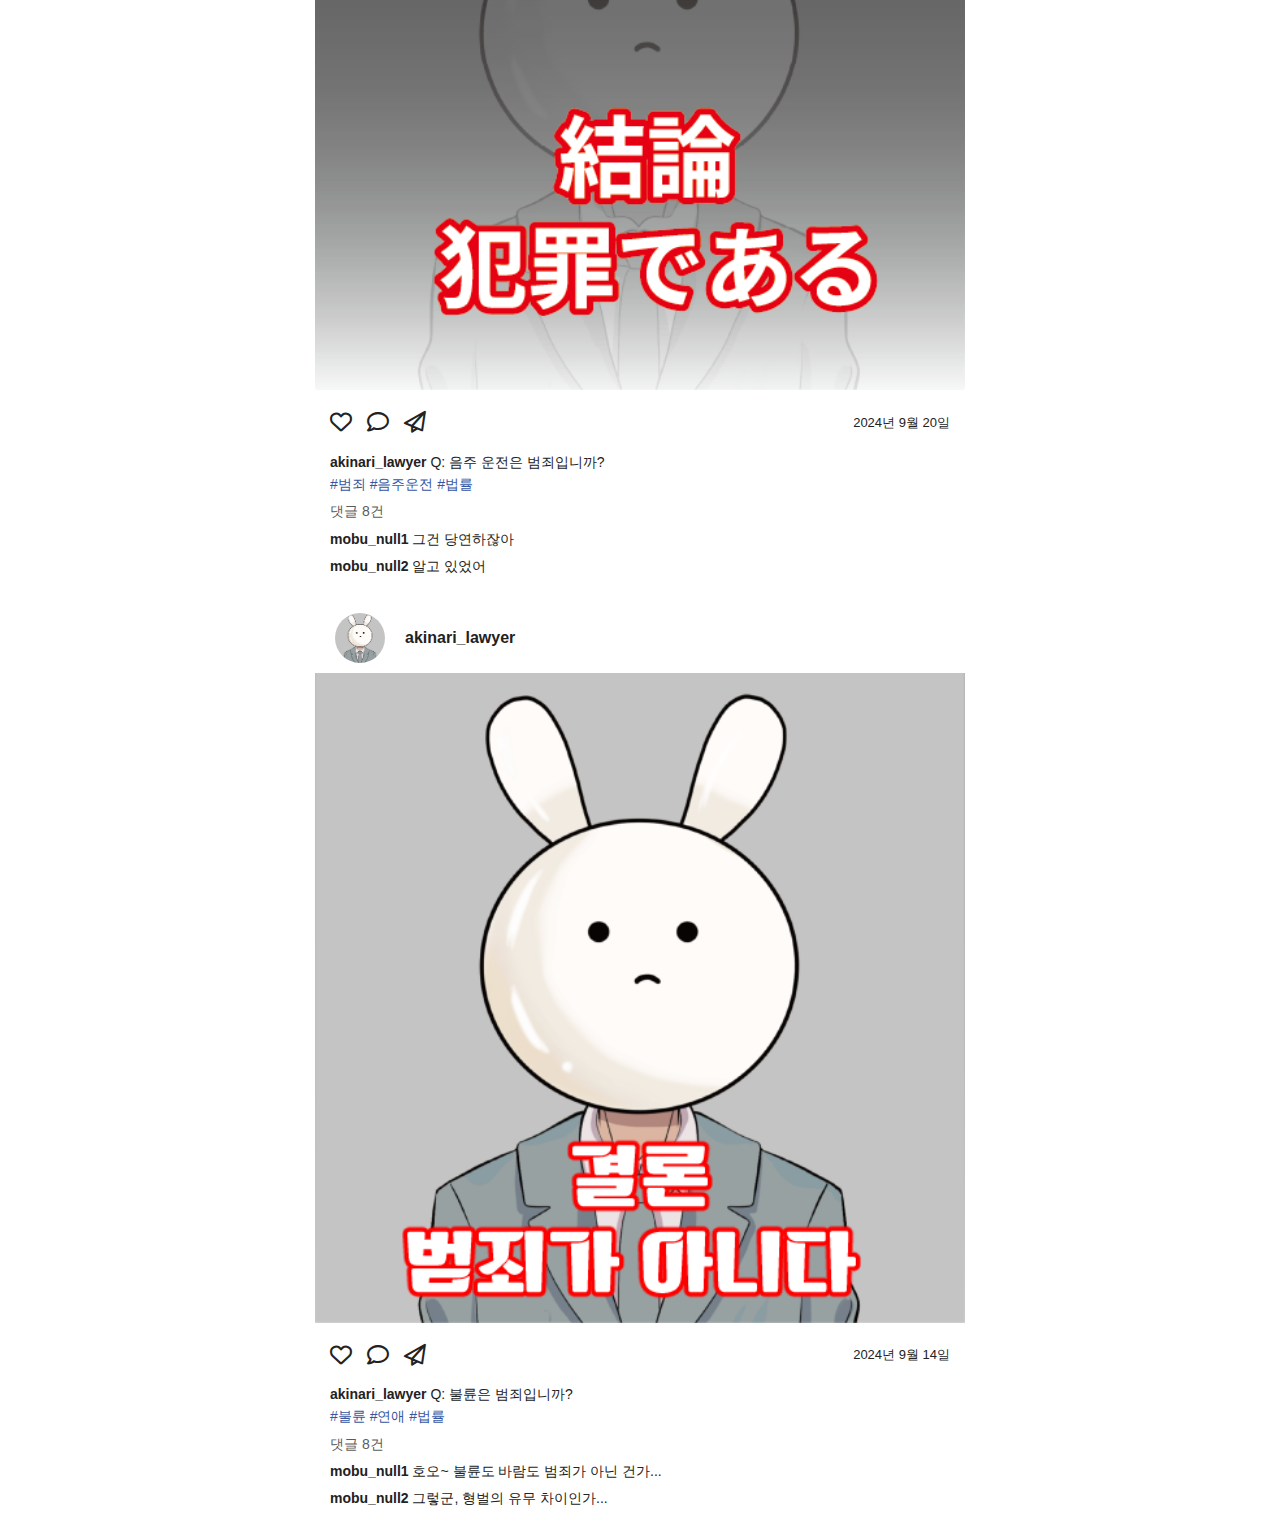
<file: akinari_lawyer.html>
<!DOCTYPE html>
<html lang="ko">
<head>
  <meta charset="UTF-8">
  <meta http-equiv="X-UA-Compatible" content="IE=edge">
  <meta name="robots" content="noindex">
  <title>akinari_lawyer</title>
  <meta name="viewport" content="width=device-width, initial-scale=1.0">
  <link rel="stylesheet" href="https://cdnjs.cloudflare.com/ajax/libs/font-awesome/6.0.0/css/all.min.css">
  <link rel="stylesheet" href="./images/style.css">
</head>
<body>
    <div class="sns-content">
        <div class="sns-prof">
            <div class="sns-prof-img-box">
                <div class="sns-prof-icon">
                    <img src="./images/icon_akinari.png" alt="">
                </div>
                <div class="sns-prof-follower sns-prof-follower_h">
                    <div class="sns-prof-follower-post">게시물 24</div>
                    <div class="sns-prof-follower-follower"><a href="./akinari_lawyer-sns-friend.html">팔로워 980</a></div>
                    <div class="sns-prof-follower-follow"><a href="./akinari_lawyer-sns-friend.html">팔로잉 95</a></div>
                </div>
            </div>
            <div class="sns-prof-content">
                <div class="sns-prof-name">하이타니 아키나리</div>
                <div class="sns-prof-name sns-prof-name-kana">akinari_lawyer</div>
                <div class="sns-prof-text">
                    <p>‘마톰 변호사 사무소’ 근무<br>
                    ‘즐겁게 법을 배우다’를 모토로 매주 화, 금 20시에 쇼트 동영상을 올리고 있습니다!<br>
                    ▼ 상담이 있으신 분은 부담없이 DM 주세요 ▼</p>
                </div>
            </div>
        </div>

        <div class="sns-post">
            <div class="sns-post-prof">
                <div class="sns-post-prof-icon"><img src="./images/icon_akinari.png" alt=""></div>
                <div class="sns-post-prof-name">akinari_lawyer</div>
            </div>
            <div class="sns-post-img">
                <img src="./images/post_akinari1.png" alt="">
            </div>
            <div class="sns-post-content">
                <div class="sns-post-symbol">
                    <div class="sns-post-symbol-items">
                        <div class="sns-post-symbol-item"><i class="far fa-heart"></i></div>
                        <div class="sns-post-symbol-item"><i class="far fa-comment"></i></div>
                        <div class="sns-post-symbol-item"><i class="far fa-paper-plane"></i></div>
                    </div>
                    <p class="sns-post-date">2024년 10월 2일</p>
                </div>
                <div class="sns-post-textbox">
                    <p class="sns-post-text">
                        <span class="span-bold">akinari_lawyer</span> Q: 일본의 세금은 몇 종류나 있나요?<br>
                        <span class="span-comment">#세금 #돈 #법률</span>
                    </p>
                    <div class="sns-post-comment-content">
                        <p class="sns-post-text-comments">댓글 8건</p>
                        <p class="sns-post-text-comment"><span class="span-bold">mobu_null1 </span>생각보다 많네...</p>
                        <p class="sns-post-text-comment"><span class="span-bold">mobu_null2 </span>살아가기 싫어진다</p>
                    </div>
                </div>
            </div>
        </div>

        <div class="sns-post">
            <div class="sns-post-prof">
                <div class="sns-post-prof-icon"><img src="./images/icon_akinari.png" alt=""></div>
                <div class="sns-post-prof-name">akinari_lawyer</div>
            </div>
            <div class="sns-post-img">
                <img src="./images/post_akinari2.png" alt="">
            </div>
            <div class="sns-post-content">
                <div class="sns-post-symbol">
                    <div class="sns-post-symbol-items">
                        <div class="sns-post-symbol-item"><i class="far fa-heart"></i></div>
                        <div class="sns-post-symbol-item"><i class="far fa-comment"></i></div>
                        <div class="sns-post-symbol-item"><i class="far fa-paper-plane"></i></div>
                    </div>
                    <p class="sns-post-date">2024년 9월 20일</p>
                </div>
                <div class="sns-post-textbox">
                    <p class="sns-post-text">
                        <span class="span-bold">akinari_lawyer</span> Q: 음주 운전은 범죄입니까?<br>
                        <span class="span-comment">#범죄 #음주운전 #법률</span>
                    </p>
                    <div class="sns-post-comment-content">
                        <p class="sns-post-text-comments">댓글 8건</p>
                        <p class="sns-post-text-comment"><span class="span-bold">mobu_null1 </span>그건 당연하잖아</p>
                        <p class="sns-post-text-comment"><span class="span-bold">mobu_null2 </span>알고 있었어</p>
                    </div>
                </div>
            </div>
        </div>

        <div class="sns-post">
            <div class="sns-post-prof">
                <div class="sns-post-prof-icon"><img src="./images/icon_akinari.png" alt=""></div>
                <div class="sns-post-prof-name">akinari_lawyer</div>
            </div>
            <div class="sns-post-img">
                <img src="./images/post_akinari3.png" alt="">
            </div>
            <div class="sns-post-content">
                <div class="sns-post-symbol">
                    <div class="sns-post-symbol-items">
                        <div class="sns-post-symbol-item"><i class="far fa-heart"></i></div>
                        <div class="sns-post-symbol-item"><i class="far fa-comment"></i></div>
                        <div class="sns-post-symbol-item"><i class="far fa-paper-plane"></i></div>
                    </div>
                    <p class="sns-post-date">2024년 9월 14일</p>
                </div>
                <div class="sns-post-textbox">
                    <p class="sns-post-text">
                        <span class="span-bold">akinari_lawyer</span> Q: 불륜은 범죄입니까?<br>
                        <span class="span-comment">#불륜 #연애 #법률</span>
                    </p>
                    <div class="sns-post-comment-content">
                        <p class="sns-post-text-comments">댓글 8건</p>
                        <p class="sns-post-text-comment"><span class="span-bold">mobu_null1 </span>호오~ 불륜도 바람도 범죄가 아닌 건가...</p>
                        <p class="sns-post-text-comment"><span class="span-bold">mobu_null2 </span>그렇군, 형벌의 유무 차이인가...</p>
                    </div>
                </div>
            </div>
        </div>
    </div>
</body>
</html>
</file>
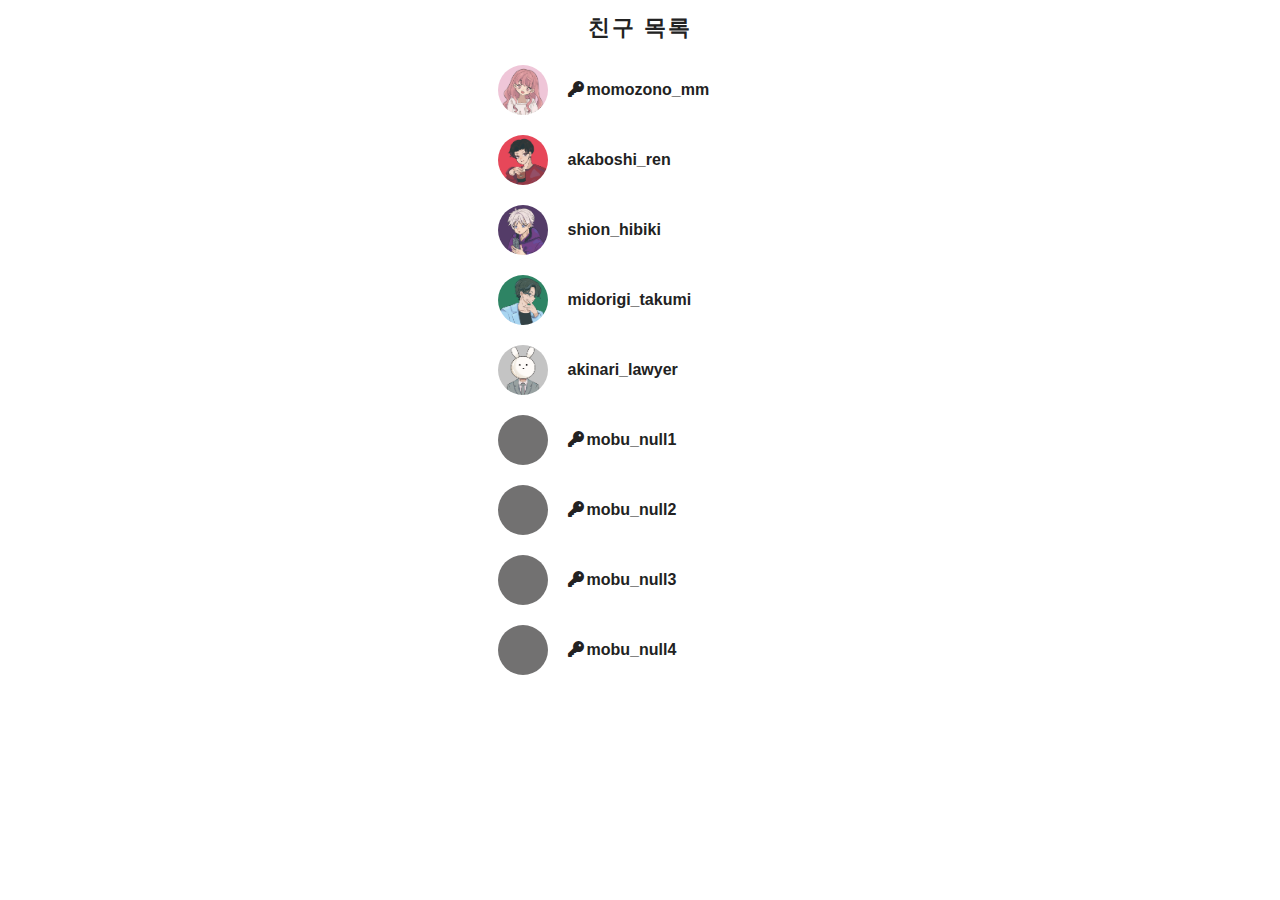
<file: konno_thubasa-sns-friend.html>
<!DOCTYPE html>
<html lang="ko">
<head>
  <meta charset="UTF-8">
  <meta http-equiv="X-UA-Compatible" content="IE=edge">
  <meta name="robots" content="noindex">
  <title>konno_thubasa 친구 목록</title>
  <meta name="viewport" content="width=device-width, initial-scale=1.0">
  <link rel="stylesheet" href="https://cdnjs.cloudflare.com/ajax/libs/font-awesome/6.0.0/css/all.min.css">
  <link rel="stylesheet" href="./images/style.css">
</head>
<body>
    <div class="sns-content">
        <div class="sns-friend">친구 목록</div>
        <div class="sns-follower-content">
            <ul class="sns-follower">
                <li class="sns-follower-item">
                    <a href="./index.html">
                        <div class="sns-follower-prof">
                            <div class="sns-follower-icon"><img src="./images/icon_momo.jpg" alt=""></div>
                            <div class="sns-follower-name"><span class="span-key"><i class="fas fa-key"></i></span>momozono_mm</div>
                        </div>
                    </a>
                </li>
                <li class="sns-follower-item">
                    <a href="./akaboshi_ren.html">
                        <div class="sns-follower-prof">
                            <div class="sns-follower-icon"><img src="./images/icon_akaboshi.jpg" alt=""></div>
                            <div class="sns-follower-name">akaboshi_ren</div>
                        </div>
                    </a>
                </li>
                <li class="sns-follower-item">
                    <a href="./shion_hibiki.html">
                        <div class="sns-follower-prof">
                            <div class="sns-follower-icon"><img src="./images/icon_shion.jpg" alt=""></div>
                            <div class="sns-follower-name">shion_hibiki</div>
                        </div>
                    </a>
                </li>
                <li class="sns-follower-item">
                    <a href="./midorigi_takumi.html">
                        <div class="sns-follower-prof">
                            <div class="sns-follower-icon"><img src="./images/icon_midorigi.jpg" alt=""></div>
                            <div class="sns-follower-name">midorigi_takumi</div>
                        </div>
                    </a>
                </li>
                <li class="sns-follower-item">
                    <a href="./akinari_lawyer.html">
                        <div class="sns-follower-prof">
                            <div class="sns-follower-icon"><img src="./images/icon_akinari.png" alt=""></div>
                            <div class="sns-follower-name">akinari_lawyer</div>
                        </div>
                    </a>
                </li>
                <li class="sns-follower-item">
                    <div class="sns-follower-prof">
                        <div class="sns-follower-icon"><img src="./images/icon_null.png" alt=""></div>
                        <div class="sns-follower-name"><span class="span-key"><i class="fas fa-key"></i></span>mobu_null1</div>
                    </div>
                </li>
                <li class="sns-follower-item">
                    <div class="sns-follower-prof">
                        <div class="sns-follower-icon"><img src="./images/icon_null.png" alt=""></div>
                        <div class="sns-follower-name"><span class="span-key"><i class="fas fa-key"></i></span>mobu_null2</div>
                    </div>
                </li>
                <li class="sns-follower-item">
                    <div class="sns-follower-prof">
                        <div class="sns-follower-icon"><img src="./images/icon_null.png" alt=""></div>
                        <div class="sns-follower-name"><span class="span-key"><i class="fas fa-key"></i></span>mobu_null3</div>
                    </div>
                </li>
                <li class="sns-follower-item">
                    <div class="sns-follower-prof">
                        <div class="sns-follower-icon"><img src="./images/icon_null.png" alt=""></div>
                        <div class="sns-follower-name"><span class="span-key"><i class="fas fa-key"></i></span>mobu_null4</div>
                    </div>
                </li>
            </ul>
        </div>
    </div>
</body>
</html>
</file>
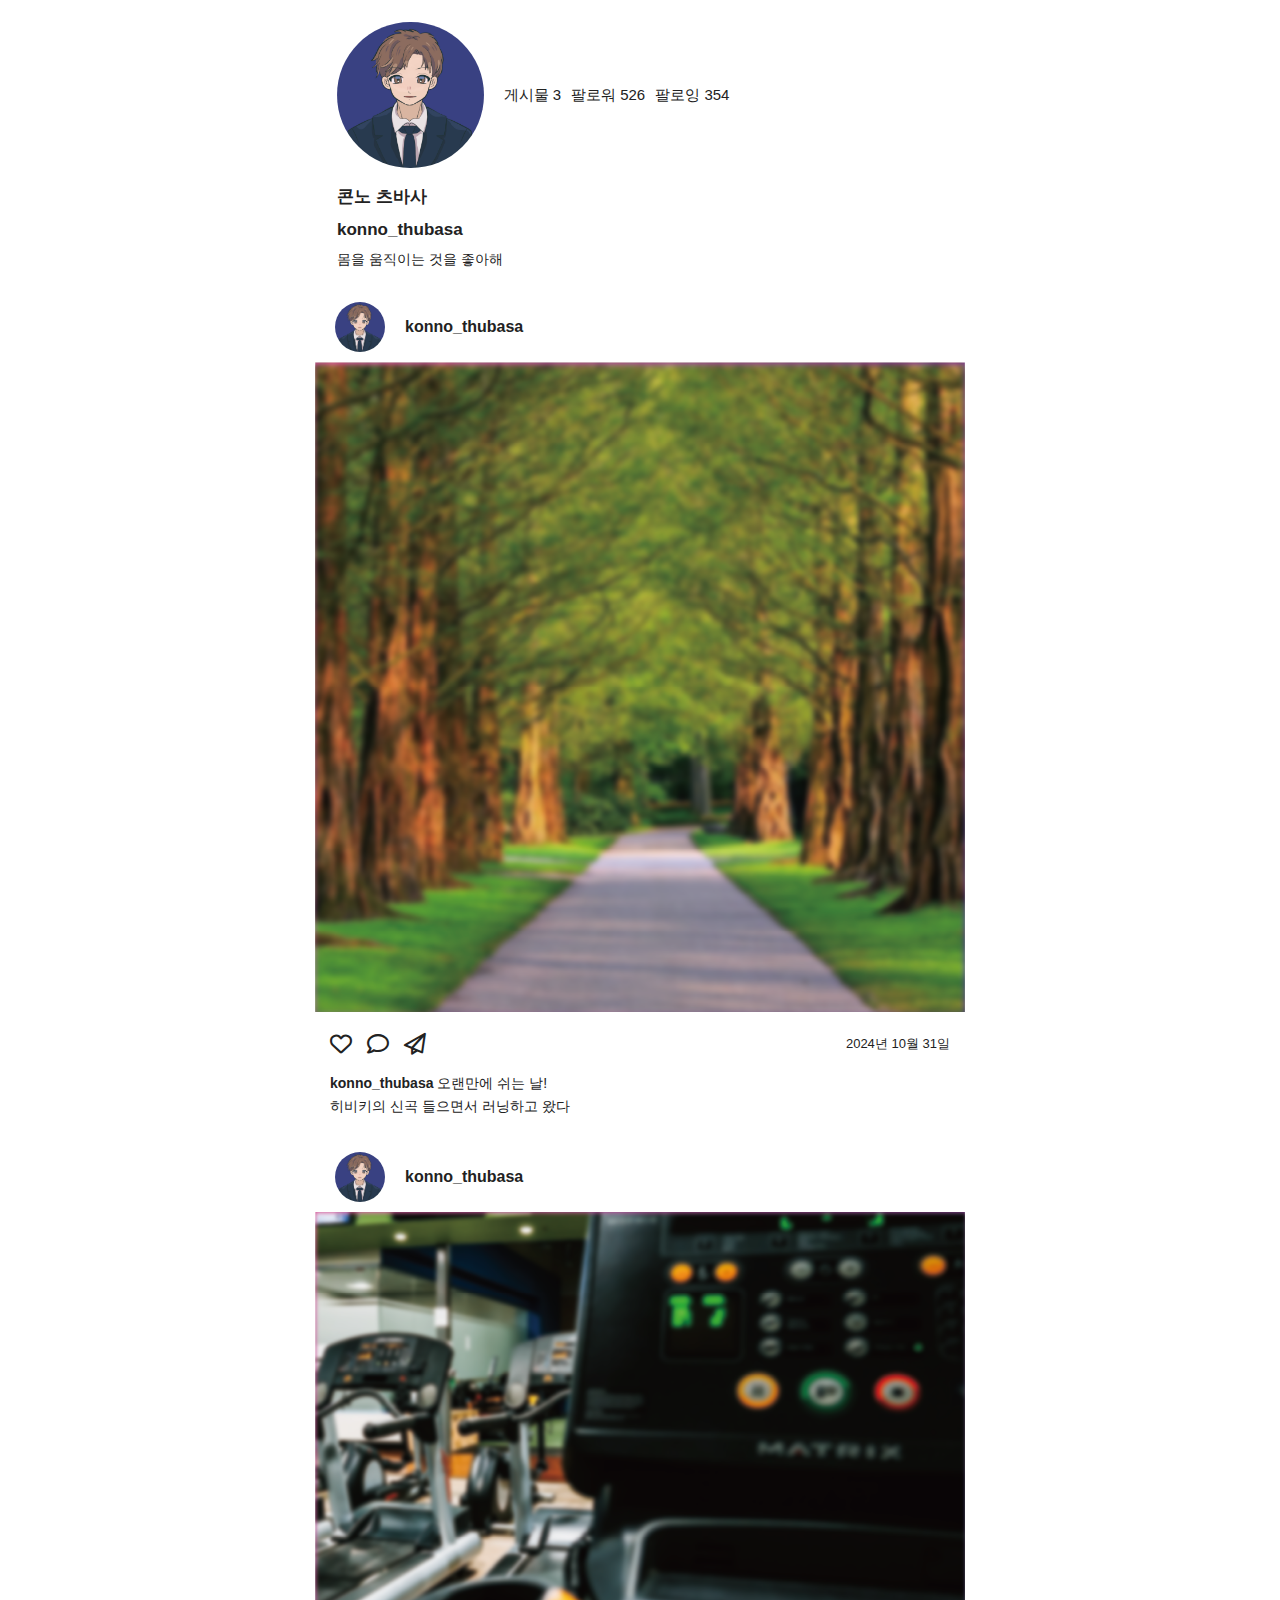
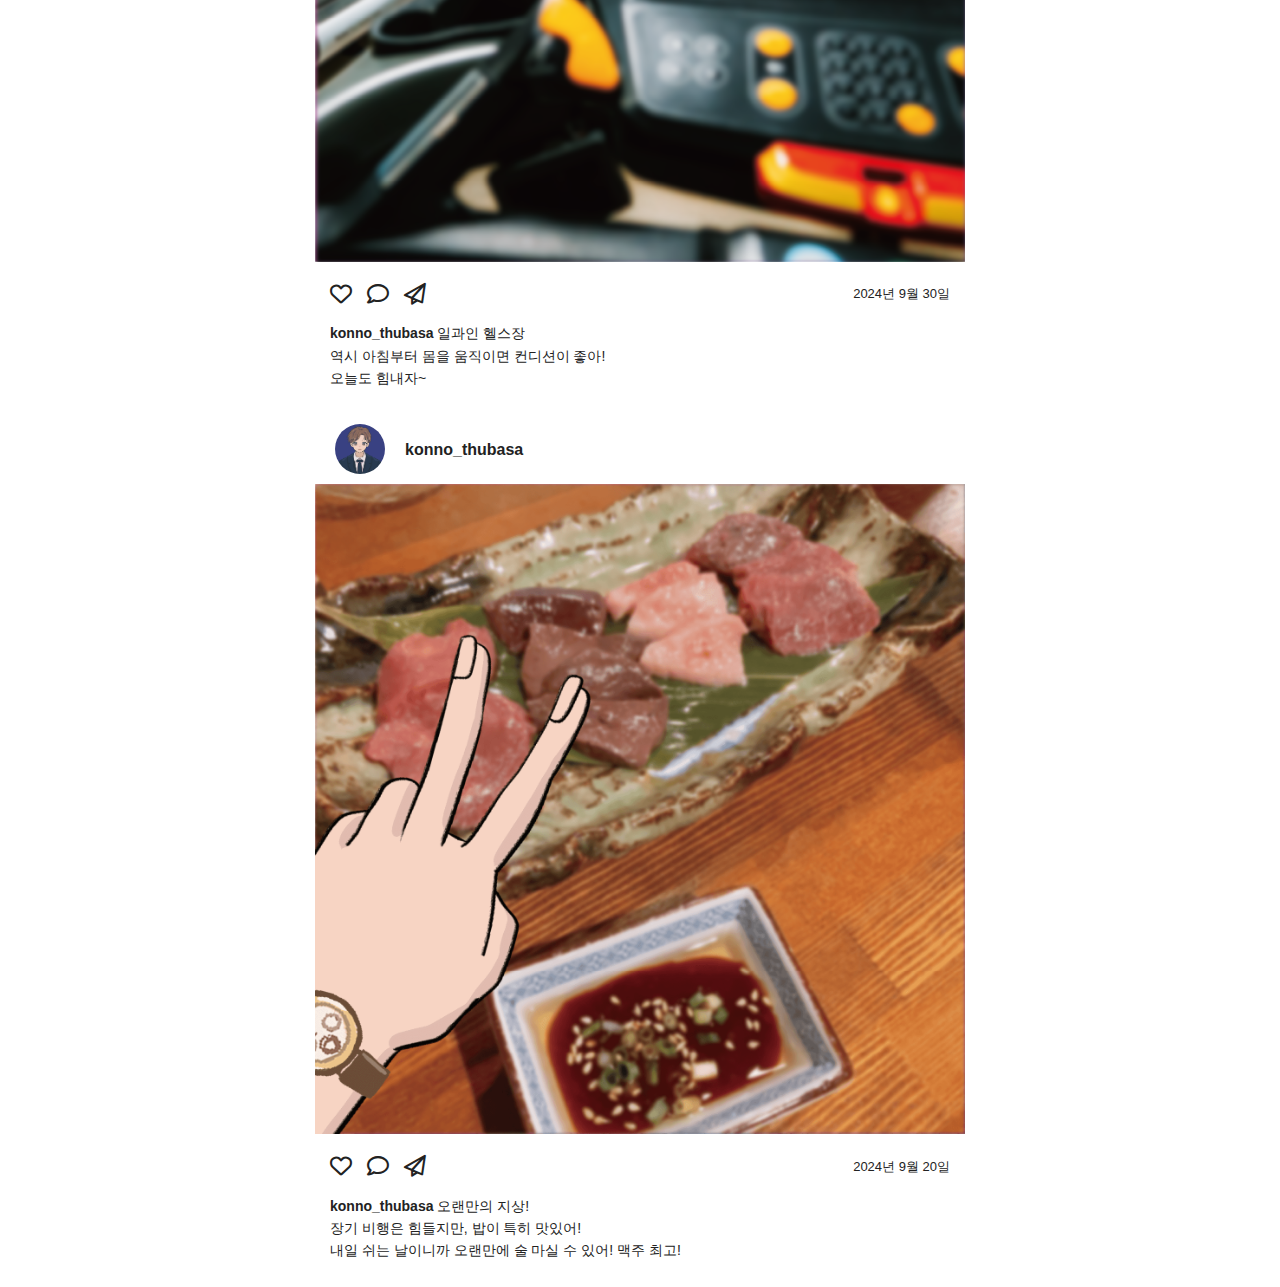
<file: konno_thubasa.html>
<!DOCTYPE html>
<html lang="ko">
<head>
  <meta charset="UTF-8">
  <meta http-equiv="X-UA-Compatible" content="IE=edge">
  <meta name="robots" content="noindex">
  <title>konno_thubasa</title>
  <meta name="viewport" content="width=device-width, initial-scale=1.0">
  <link rel="stylesheet" href="https://cdnjs.cloudflare.com/ajax/libs/font-awesome/6.0.0/css/all.min.css">
  <link rel="stylesheet" href="./images/style.css">
</head>
<body>
    <div class="sns-content">

        <div class="sns-prof">
            <div class="sns-prof-img-box">
                <div class="sns-prof-icon">
                    <img src="./images/icon_konno.jpg" alt="">
                </div>
                <div class="sns-prof-follower">
                    <div class="sns-prof-follower-post">게시물 3</div>
                    <div class="sns-prof-follower-follower"><a href="./konno_thubasa-sns-friend.html">팔로워 526</a></div>
                    <div class="sns-prof-follower-follow"><a href="./konno_thubasa-sns-friend.html">팔로잉 354</a></div>
                </div>
            </div>
            <div class="sns-prof-content">
                <div class="sns-prof-name">콘노 츠바사</div>
                <div class="sns-prof-name">konno_thubasa</div>
                <div class="sns-prof-text">
                    <p>몸을 움직이는 것을 좋아해</p>
                </div>
            </div>
        </div>

        <div class="sns-post">
            <div class="sns-post-prof">
                <div class="sns-post-prof-icon"><img src="./images/icon_konno.jpg" alt=""></div>
                <div class="sns-post-prof-name">konno_thubasa</div>
            </div>
            <div class="sns-post-img">
                <img src="./images/post_konno3.png" alt="">
            </div>
            <div class="sns-post-content">
                <div class="sns-post-symbol">
                    <div class="sns-post-symbol-items">
                        <div class="sns-post-symbol-item"><i class="far fa-heart"></i></div>
                        <div class="sns-post-symbol-item"><i class="far fa-comment"></i></div>
                        <div class="sns-post-symbol-item"><i class="far fa-paper-plane"></i></div>
                    </div>
                    <p class="sns-post-date">2024년 10월 31일</p>
                </div>
                <div class="sns-post-textbox">
                    <p class="sns-post-text">
                        <span class="span-bold">konno_thubasa </span> 오랜만에 쉬는 날!<br>
                        히비키의 신곡 들으면서 러닝하고 왔다
                    </p>
                </div>
            </div>
        </div>

        <div class="sns-post">
            <div class="sns-post-prof">
                <div class="sns-post-prof-icon"><img src="./images/icon_konno.jpg" alt=""></div>
                <div class="sns-post-prof-name">konno_thubasa</div>
            </div>
            <div class="sns-post-img">
                <img src="./images/post_konnno1.png" alt="">
            </div>
            <div class="sns-post-content">
                <div class="sns-post-symbol">
                    <div class="sns-post-symbol-items">
                        <div class="sns-post-symbol-item"><i class="far fa-heart"></i></div>
                        <div class="sns-post-symbol-item"><i class="far fa-comment"></i></div>
                        <div class="sns-post-symbol-item"><i class="far fa-paper-plane"></i></div>
                    </div>
                    <p class="sns-post-date">2024년 9월 30일</p>
                </div>
                <div class="sns-post-textbox">
                    <p class="sns-post-text">
                        <span class="span-bold">konno_thubasa </span> 일과인 헬스장<br>
                        역시 아침부터 몸을 움직이면 컨디션이 좋아!<br>
                        오늘도 힘내자~
                    </p>
                </div>
            </div>
        </div>

        <div class="sns-post">
            <div class="sns-post-prof">
                <div class="sns-post-prof-icon"><img src="./images/icon_konno.jpg" alt=""></div>
                <div class="sns-post-prof-name">konno_thubasa</div>
            </div>
            <div class="sns-post-img">
                <img src="./images/post_konnno2.png" alt="">
            </div>
            <div class="sns-post-content">
                <div class="sns-post-symbol">
                    <div class="sns-post-symbol-items">
                        <div class="sns-post-symbol-item"><i class="far fa-heart"></i></div>
                        <div class="sns-post-symbol-item"><i class="far fa-comment"></i></div>
                        <div class="sns-post-symbol-item"><i class="far fa-paper-plane"></i></div>
                    </div>
                    <p class="sns-post-date">2024년 9월 20일</p>
                </div>
                <div class="sns-post-textbox">
                    <p class="sns-post-text">
                        <span class="span-bold">konno_thubasa </span> 오랜만의 지상!<br>
                        장기 비행은 힘들지만, 밥이 특히 맛있어!<br>
                        내일 쉬는 날이니까 오랜만에 술 마실 수 있어! 맥주 최고!
                    </p>
                </div>
            </div>
        </div>
    </div>
</body>
</html>
</file>
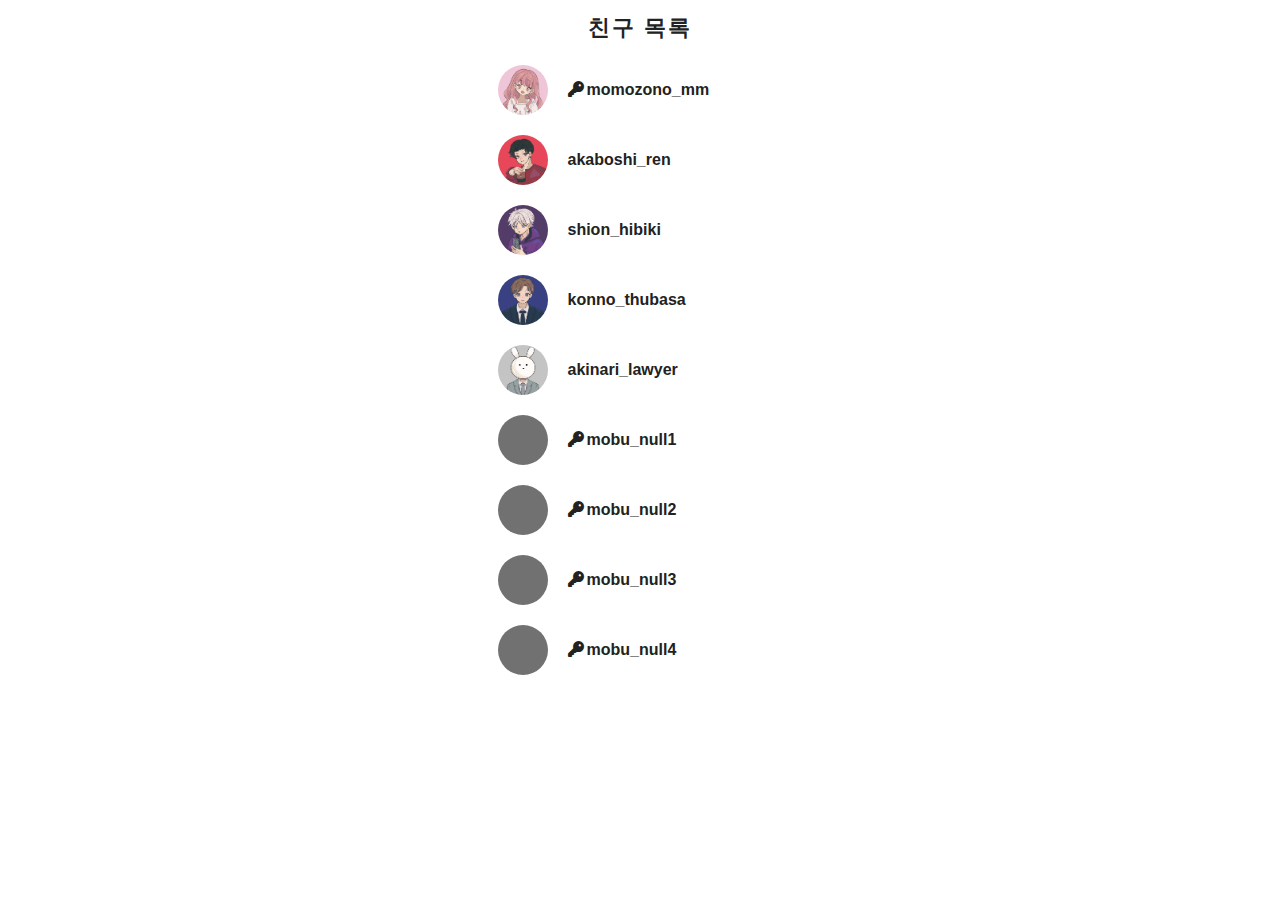
<file: midorigi_takumi-sns-friend.html>
<!DOCTYPE html>
<html lang="ko">
<head>
  <meta charset="UTF-8">
  <meta http-equiv="X-UA-Compatible" content="IE=edge">
  <meta name="robots" content="noindex">
  <title>midorigi_takumi 친구 목록</title>
  <meta name="viewport" content="width=device-width, initial-scale=1.0">
  <link rel="stylesheet" href="https://cdnjs.cloudflare.com/ajax/libs/font-awesome/6.0.0/css/all.min.css">
  <link rel="stylesheet" href="./images/style.css">
</head>
<body>
    <div class="sns-content">
        <div class="sns-friend">친구 목록</div>
        <div class="sns-follower-content">
            <ul class="sns-follower">
                <li class="sns-follower-item">
                    <a href="./index.html">
                        <div class="sns-follower-prof">
                            <div class="sns-follower-icon"><img src="./images/icon_momo.jpg" alt=""></div>
                            <div class="sns-follower-name"><span class="span-key"><i class="fas fa-key"></i></span>momozono_mm</div>
                        </div>
                    </a>
                </li>
                <li class="sns-follower-item">
                    <a href="./akaboshi_ren.html">
                        <div class="sns-follower-prof">
                            <div class="sns-follower-icon"><img src="./images/icon_akaboshi.jpg" alt=""></div>
                            <div class="sns-follower-name">akaboshi_ren</div>
                        </div>
                    </a>
                </li>
                <li class="sns-follower-item">
                    <a href="./shion_hibiki.html">
                        <div class="sns-follower-prof">
                            <div class="sns-follower-icon"><img src="./images/icon_shion.jpg" alt=""></div>
                            <div class="sns-follower-name">shion_hibiki</div>
                        </div>
                    </a>
                </li>
                <li class="sns-follower-item">
                    <a href="./konno_thubasa.html">
                        <div class="sns-follower-prof">
                            <div class="sns-follower-icon"><img src="./images/icon_konno.jpg" alt=""></div>
                            <div class="sns-follower-name">konno_thubasa</div>
                        </div>
                    </a>
                </li>
                <li class="sns-follower-item">
                    <a href="./akinari_lawyer.html">
                        <div class="sns-follower-prof">
                            <div class="sns-follower-icon"><img src="./images/icon_akinari.png" alt=""></div>
                            <div class="sns-follower-name">akinari_lawyer</div>
                        </div>
                    </a>
                </li>
                <li class="sns-follower-item">
                    <div class="sns-follower-prof">
                        <div class="sns-follower-icon"><img src="./images/icon_null.png" alt=""></div>
                        <div class="sns-follower-name"><span class="span-key"><i class="fas fa-key"></i></span>mobu_null1</div>
                    </div>
                </li>
                <li class="sns-follower-item">
                    <div class="sns-follower-prof">
                        <div class="sns-follower-icon"><img src="./images/icon_null.png" alt=""></div>
                        <div class="sns-follower-name"><span class="span-key"><i class="fas fa-key"></i></span>mobu_null2</div>
                    </div>
                </li>
                <li class="sns-follower-item">
                    <div class="sns-follower-prof">
                        <div class="sns-follower-icon"><img src="./images/icon_null.png" alt=""></div>
                        <div class="sns-follower-name"><span class="span-key"><i class="fas fa-key"></i></span>mobu_null3</div>
                    </div>
                </li>
                <li class="sns-follower-item">
                    <div class="sns-follower-prof">
                        <div class="sns-follower-icon"><img src="./images/icon_null.png" alt=""></div>
                        <div class="sns-follower-name"><span class="span-key"><i class="fas fa-key"></i></span>mobu_null4</div>
                    </div>
                </li>
            </ul>
        </div>
    </div>
</body>
</html>
</file>
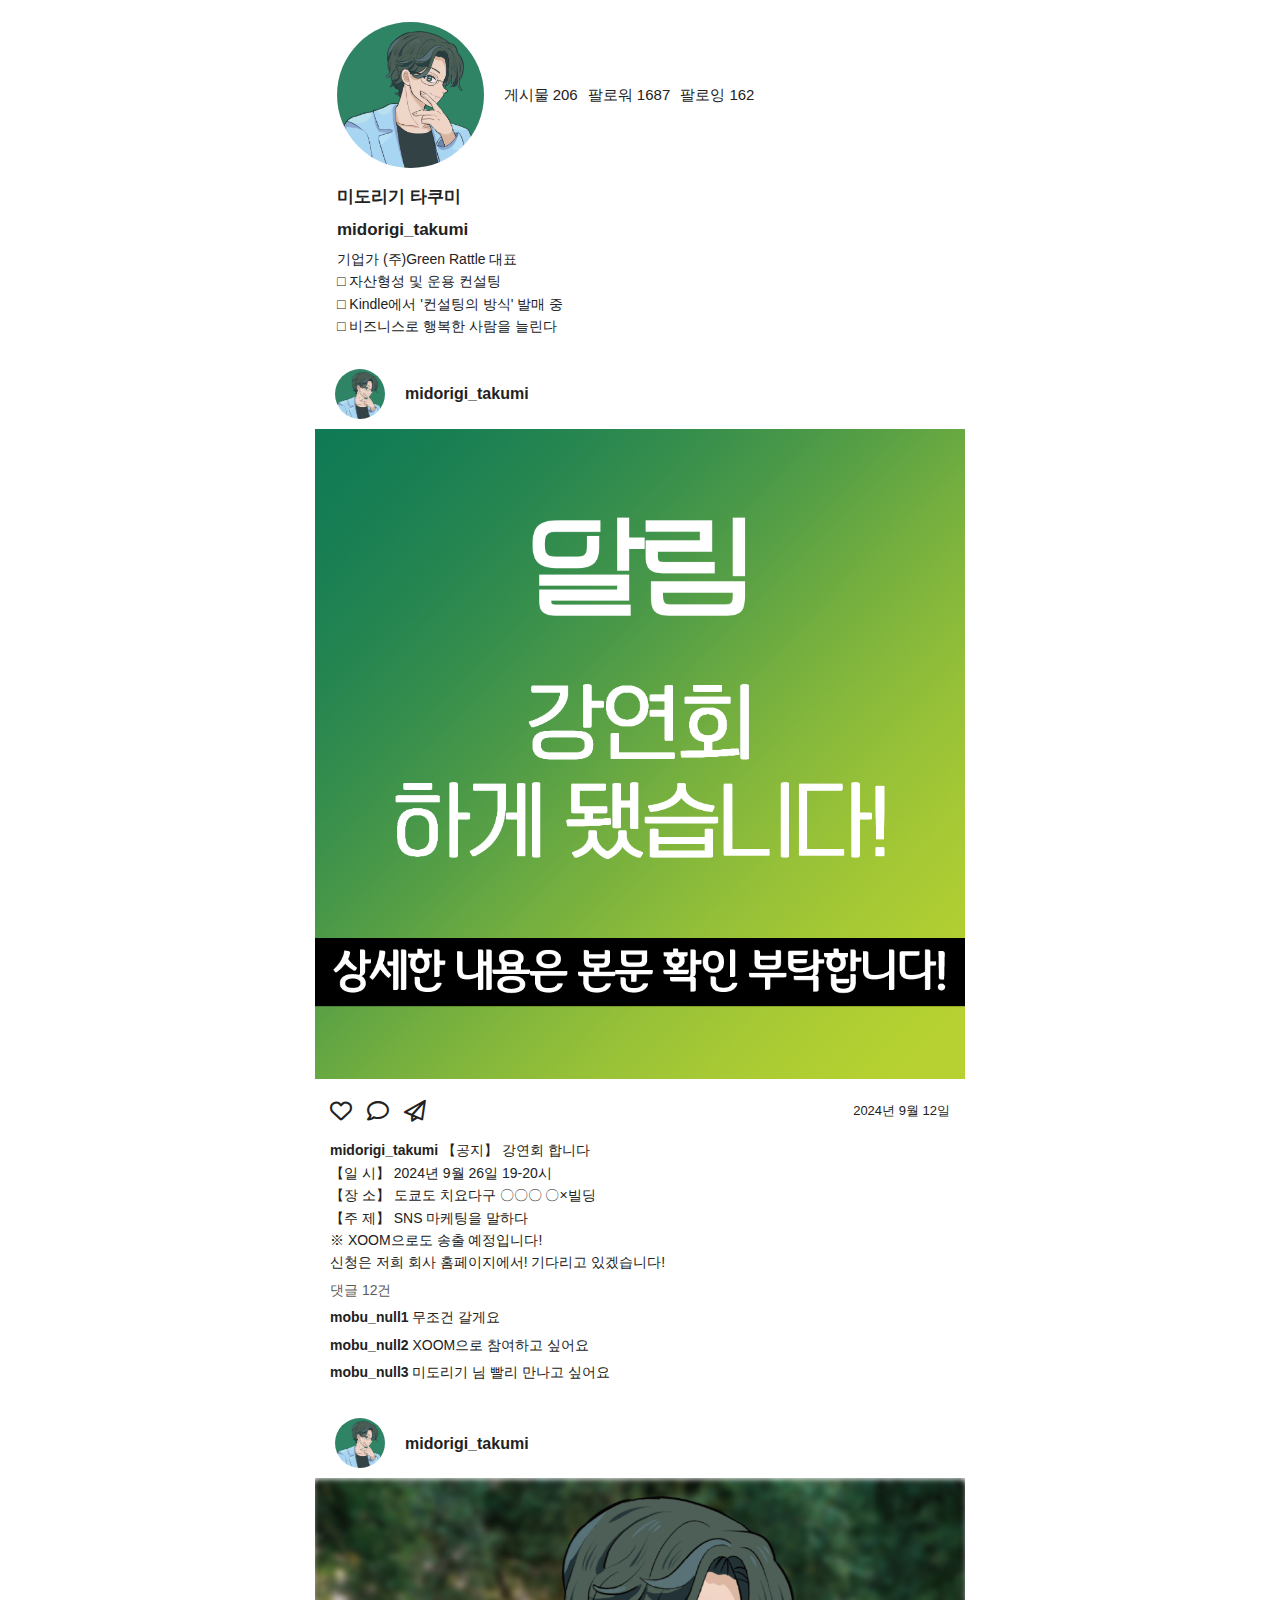
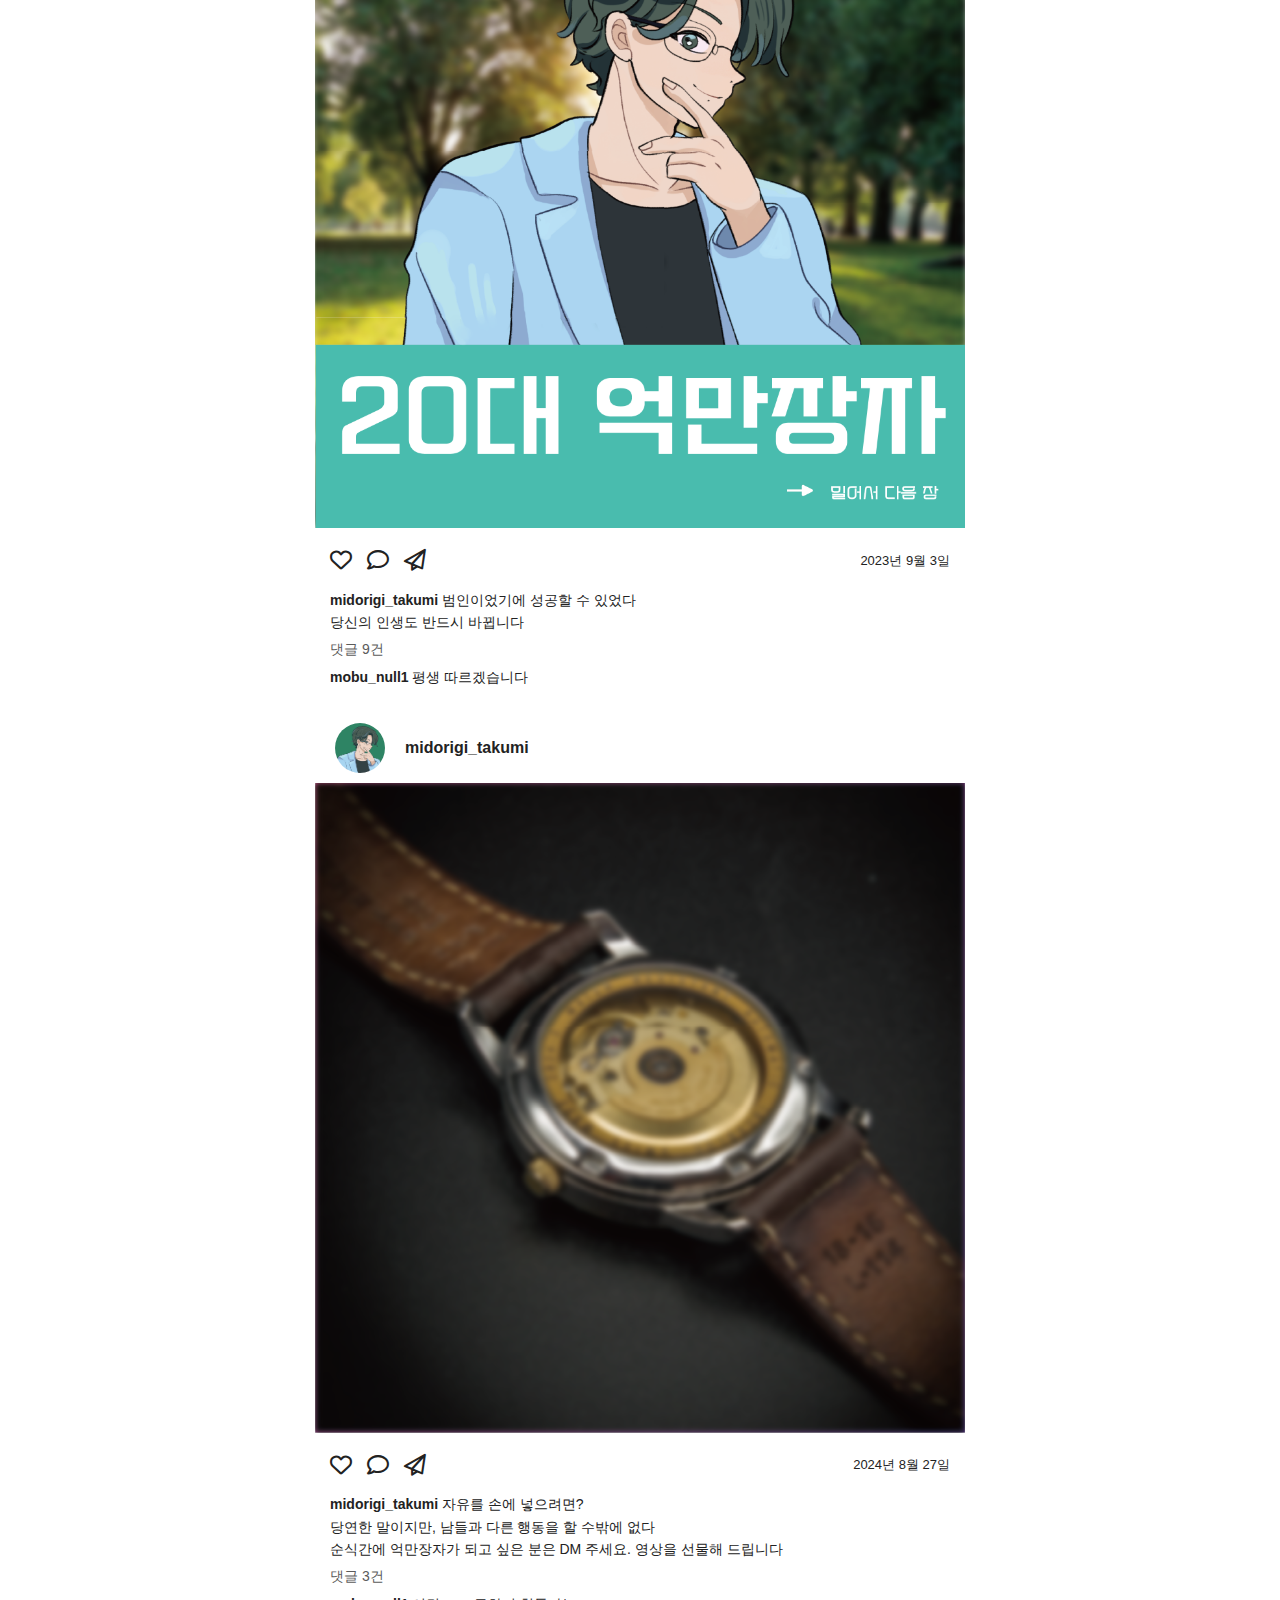
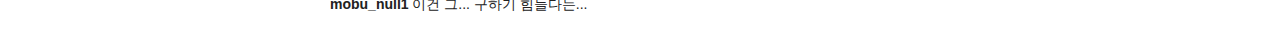
<file: midorigi_takumi.html>
<!DOCTYPE html>
<html lang="ko">
<head>
  <meta charset="UTF-8">
  <meta http-equiv="X-UA-Compatible" content="IE=edge">
  <meta name="robots" content="noindex">
  <title>midorigi_takumi</title>
  <meta name="viewport" content="width=device-width, initial-scale=1.0">
  <link rel="stylesheet" href="https://cdnjs.cloudflare.com/ajax/libs/font-awesome/6.0.0/css/all.min.css">
  <link rel="stylesheet" href="./images/style.css">
</head>
<body>
    <div class="sns-content">

        <div class="sns-prof">
            <div class="sns-prof-img-box">
                <div class="sns-prof-icon">
                    <img src="./images/icon_midorigi.jpg" alt="">
                </div>
                <div class="sns-prof-follower">
                    <div class="sns-prof-follower-post">게시물 206</div>
                    <div class="sns-prof-follower-follower"><a href="./midorigi_takumi-sns-friend.html">팔로워 1687</a></div>
                    <div class="sns-prof-follower-follow"><a href="./midorigi_takumi-sns-friend.html">팔로잉 162</a></div>
                </div>
            </div>
            <div class="sns-prof-content">
                <div class="sns-prof-name">미도리기 타쿠미</div>
                <div class="sns-prof-name">midorigi_takumi</div>
                <div class="sns-prof-text">
                    <p>기업가 (주)Green Rattle 대표<br>
                    □ 자산형성 및 운용 컨설팅<br>
                    □ Kindle에서 '컨설팅의 방식' 발매 중<br>
                    □ 비즈니스로 행복한 사람을 늘린다</p>
                </div>
            </div>
        </div>

        <div class="sns-post">
            <div class="sns-post-prof">
                <div class="sns-post-prof-icon"><img src="./images/icon_midorigi.jpg" alt=""></div>
                <div class="sns-post-prof-name">midorigi_takumi</div>
            </div>
            <div class="sns-post-img">
                <img src="./images/post_midotan3.png" alt="">
            </div>
            <div class="sns-post-content">
                <div class="sns-post-symbol">
                    <div class="sns-post-symbol-items">
                        <div class="sns-post-symbol-item"><i class="far fa-heart"></i></div>
                        <div class="sns-post-symbol-item"><i class="far fa-comment"></i></div>
                        <div class="sns-post-symbol-item"><i class="far fa-paper-plane"></i></div>
                    </div>
                    <p class="sns-post-date">2024년 9월 12일</p>
                </div>
                <div class="sns-post-textbox">
                    <p class="sns-post-text">
                        <span class="span-bold">midorigi_takumi </span> 【공지】 강연회 합니다<br>
                        【일 시】 2024년 9월 26일 19-20시<br>
                        【장 소】 도쿄도 치요다구 〇〇〇 〇×빌딩<br>
                        【주 제】 SNS 마케팅을 말하다<br>
                        ※ XOOM으로도 송출 예정입니다!<br>
                        신청은 저희 회사 홈페이지에서! 기다리고 있겠습니다!
                    </p>
                    <div class="sns-post-comment-content">
                        <p class="sns-post-text-comments">댓글 12건</p>
                        <p class="sns-post-text-comment"><span class="span-bold">mobu_null1 </span>무조건 갈게요</p>
                        <p class="sns-post-text-comment"><span class="span-bold">mobu_null2 </span>XOOM으로 참여하고 싶어요</p>
                        <p class="sns-post-text-comment"><span class="span-bold">mobu_null3 </span>미도리기 님 빨리 만나고 싶어요</p>
                    </div>
                </div>
            </div>
        </div>

        <div class="sns-post">
            <div class="sns-post-prof">
                <div class="sns-post-prof-icon"><img src="./images/icon_midorigi.jpg" alt=""></div>
                <div class="sns-post-prof-name">midorigi_takumi</div>
            </div>
            <div class="sns-post-img">
                <img src="./images/post_midotan2-1.png" alt="">
            </div>
            <div class="sns-post-content">
                <div class="sns-post-symbol">
                    <div class="sns-post-symbol-items">
                        <div class="sns-post-symbol-item"><i class="far fa-heart"></i></div>
                        <div class="sns-post-symbol-item"><i class="far fa-comment"></i></div>
                        <div class="sns-post-symbol-item"><i class="far fa-paper-plane"></i></div>
                    </div>
                    <p class="sns-post-date">2023년 9월 3일</p>
                </div>
                <div class="sns-post-textbox">
                    <p class="sns-post-text">
                        <span class="span-bold">midorigi_takumi </span> 범인이었기에 성공할 수 있었다<br>
                        당신의 인생도 반드시 바뀝니다
                    </p>
                    <div class="sns-post-comment-content">
                        <p class="sns-post-text-comments">댓글 9건</p>
                        <p class="sns-post-text-comment"><span class="span-bold">mobu_null1 </span>평생 따르겠습니다</p>
                    </div>
                </div>
            </div>
        </div>

        <div class="sns-post">
            <div class="sns-post-prof">
                <div class="sns-post-prof-icon"><img src="./images/icon_midorigi.jpg" alt=""></div>
                <div class="sns-post-prof-name">midorigi_takumi</div>
            </div>
            <div class="sns-post-img">
                <img src="./images/post_midotan1.png" alt="">
            </div>
            <div class="sns-post-content">
                <div class="sns-post-symbol">
                    <div class="sns-post-symbol-items">
                        <div class="sns-post-symbol-item"><i class="far fa-heart"></i></div>
                        <div class="sns-post-symbol-item"><i class="far fa-comment"></i></div>
                        <div class="sns-post-symbol-item"><i class="far fa-paper-plane"></i></div>
                    </div>
                    <p class="sns-post-date">2024년 8월 27일</p>
                </div>
                <div class="sns-post-textbox">
                    <p class="sns-post-text">
                        <span class="span-bold">midorigi_takumi </span> 자유를 손에 넣으려면?<br>
                        당연한 말이지만, 남들과 다른 행동을 할 수밖에 없다<br>
                        순식간에 억만장자가 되고 싶은 분은 DM 주세요. 영상을 선물해 드립니다
                    </p>
                    <div class="sns-post-comment-content">
                        <p class="sns-post-text-comments">댓글 3건</p>
                        <p class="sns-post-text-comment"><span class="span-bold">mobu_null1 </span>이건 그... 구하기 힘들다는...</p>
                    </div>
                </div>
            </div>
        </div>
    </div>
</body>
</html>
</file>
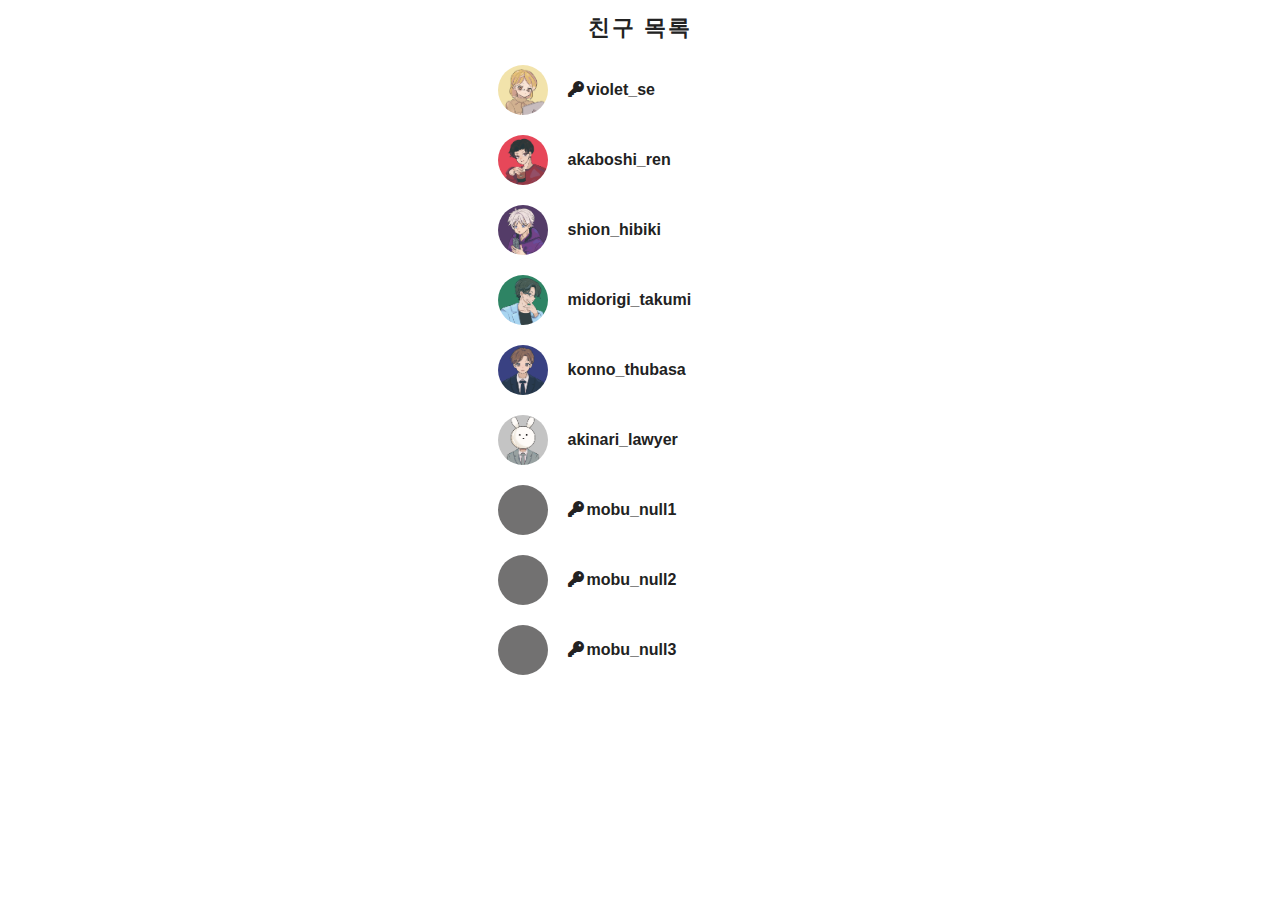
<file: momozono_mm-sns-friend.html>
<!DOCTYPE html>
<html lang="ko">
<head>
  <meta charset="UTF-8">
  <meta http-equiv="X-UA-Compatible" content="IE=edge">
  <meta name="robots" content="noindex">
  <title>모모조노 스모모의 친구 목록</title>
  <meta name="viewport" content="width=device-width, initial-scale=1.0">
  <link rel="stylesheet" href="https://cdnjs.cloudflare.com/ajax/libs/font-awesome/6.0.0/css/all.min.css">
  <link rel="stylesheet" href="./images/style.css">
</head>
<body>
    <div class="sns-content">
        <div class="sns-friend">
            친구 목록
        </div>
        <div class="sns-follower-content">
            <ul class="sns-follower">
                <li class="sns-follower-item">
                    <a href="./index.html">
                        <div class="sns-follower-prof">
                            <div class="sns-follower-icon"><img src="./images/icon_kise.jpg" alt=""></div>
                            <div class="sns-follower-name"><span class="span-key"><i class="fas fa-key"></i></span>violet_se</div>
                        </div>
                    </a>
                </li>
                <li class="sns-follower-item">
                    <a href="./index.html">
                        <div class="sns-follower-prof">
                            <div class="sns-follower-icon"><img src="./images/icon_akaboshi.jpg" alt=""></div>
                            <div class="sns-follower-name">akaboshi_ren</div>
                        </div>
                    </a>
                </li>
                <li class="sns-follower-item">
                    <a href="./index.html">
                        <div class="sns-follower-prof">
                            <div class="sns-follower-icon"><img src="./images/icon_shion.jpg" alt=""></div>
                            <div class="sns-follower-name">shion_hibiki</div>
                        </div>
                    </a>
                </li>
                <li class="sns-follower-item">
                    <a href="./index.html">
                        <div class="sns-follower-prof">
                            <div class="sns-follower-icon"><img src="./images/icon_midorigi.jpg" alt=""></div>
                            <div class="sns-follower-name">midorigi_takumi</div>
                        </div>
                    </a>
                </li>
                <li class="sns-follower-item">
                    <a href="./index.html">
                        <div class="sns-follower-prof">
                            <div class="sns-follower-icon"><img src="./images/icon_konno.jpg" alt=""></div>
                            <div class="sns-follower-name">konno_thubasa</div>
                        </div>
                    </a>
                </li>
                <li class="sns-follower-item">
                    <a href="./index.html">
                        <div class="sns-follower-prof">
                            <div class="sns-follower-icon"><img src="./images/icon_akinari.png" alt=""></div>
                            <div class="sns-follower-name">akinari_lawyer</div>
                        </div>
                    </a>
                </li>
                <li class="sns-follower-item">
                    <div class="sns-follower-prof">
                        <div class="sns-follower-icon"><img src="./images/icon_null.png" alt=""></div>
                        <div class="sns-follower-name"><span class="span-key"><i class="fas fa-key"></i></span>mobu_null1</div>
                    </div>
                </li>
                <li class="sns-follower-item">
                    <div class="sns-follower-prof">
                        <div class="sns-follower-icon"><img src="./images/icon_null.png" alt=""></div>
                        <div class="sns-follower-name"><span class="span-key"><i class="fas fa-key"></i></span>mobu_null2</div>
                    </div>
                </li>
                <li class="sns-follower-item">
                    <div class="sns-follower-prof">
                        <div class="sns-follower-icon"><img src="./images/icon_null.png" alt=""></div>
                        <div class="sns-follower-name"><span class="span-key"><i class="fas fa-key"></i></span>mobu_null3</div>
                    </div>
                </li>
            </ul>
        </div>
    </div>
</body>
</html>
</file>
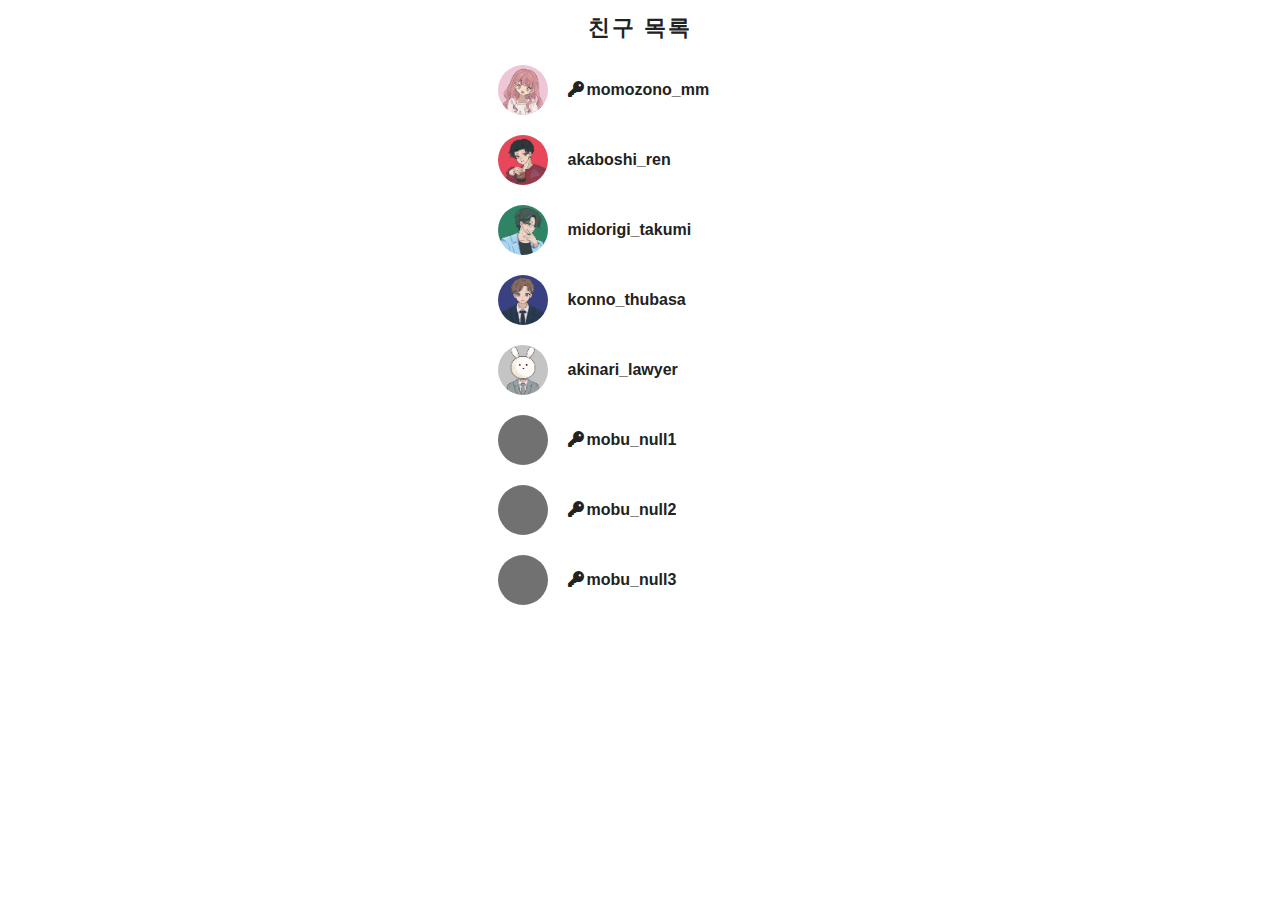
<file: shion_hibiki-sns-friend.html>
<!DOCTYPE html>
<html lang="ko">
<head>
  <meta charset="UTF-8">
  <meta http-equiv="X-UA-Compatible" content="IE=edge">
  <meta name="robots" content="noindex">
  <title>shion_hibiki 친구 목록</title>
  <meta name="viewport" content="width=device-width, initial-scale=1.0">
  <link rel="stylesheet" href="https://cdnjs.cloudflare.com/ajax/libs/font-awesome/6.0.0/css/all.min.css">
  <link rel="stylesheet" href="./images/style.css">
</head>
<body>
    <div class="sns-content">
        <div class="sns-friend">친구 목록</div>
        <div class="sns-follower-content">
            <ul class="sns-follower">
                <li class="sns-follower-item">
                    <a href="./index.html">
                        <div class="sns-follower-prof">
                            <div class="sns-follower-icon"><img src="./images/icon_momo.jpg" alt=""></div>
                            <div class="sns-follower-name"><span class="span-key"><i class="fas fa-key"></i></span>momozono_mm</div>
                        </div>
                    </a>
                </li>
                <li class="sns-follower-item">
                    <a href="./akaboshi_ren.html">
                        <div class="sns-follower-prof">
                            <div class="sns-follower-icon"><img src="./images/icon_akaboshi.jpg" alt=""></div>
                            <div class="sns-follower-name">akaboshi_ren</div>
                        </div>
                    </a>
                </li>
                <li class="sns-follower-item">
                    <a href="./midorigi_takumi.html">
                        <div class="sns-follower-prof">
                            <div class="sns-follower-icon"><img src="./images/icon_midorigi.jpg" alt=""></div>
                            <div class="sns-follower-name">midorigi_takumi</div>
                        </div>
                    </a>
                </li>
                <li class="sns-follower-item">
                    <a href="./konno_thubasa.html">
                        <div class="sns-follower-prof">
                            <div class="sns-follower-icon"><img src="./images/icon_konno.jpg" alt=""></div>
                            <div class="sns-follower-name">konno_thubasa</div>
                        </div>
                    </a>
                </li>
                <li class="sns-follower-item">
                    <a href="./akinari_lawyer.html">
                        <div class="sns-follower-prof">
                            <div class="sns-follower-icon"><img src="./images/icon_akinari.png" alt=""></div>
                            <div class="sns-follower-name">akinari_lawyer</div>
                        </div>
                    </a>
                </li>
                <li class="sns-follower-item">
                    <div class="sns-follower-prof">
                        <div class="sns-follower-icon"><img src="./images/icon_null.png" alt=""></div>
                        <div class="sns-follower-name"><span class="span-key"><i class="fas fa-key"></i></span>mobu_null1</div>
                    </div>
                </li>
                <li class="sns-follower-item">
                    <div class="sns-follower-prof">
                        <div class="sns-follower-icon"><img src="./images/icon_null.png" alt=""></div>
                        <div class="sns-follower-name"><span class="span-key"><i class="fas fa-key"></i></span>mobu_null2</div>
                    </div>
                </li>
                <li class="sns-follower-item">
                    <div class="sns-follower-prof">
                        <div class="sns-follower-icon"><img src="./images/icon_null.png" alt=""></div>
                        <div class="sns-follower-name"><span class="span-key"><i class="fas fa-key"></i></span>mobu_null3</div>
                    </div>
                </li>
            </ul>
        </div>
    </div>
</body>
</html>
</file>
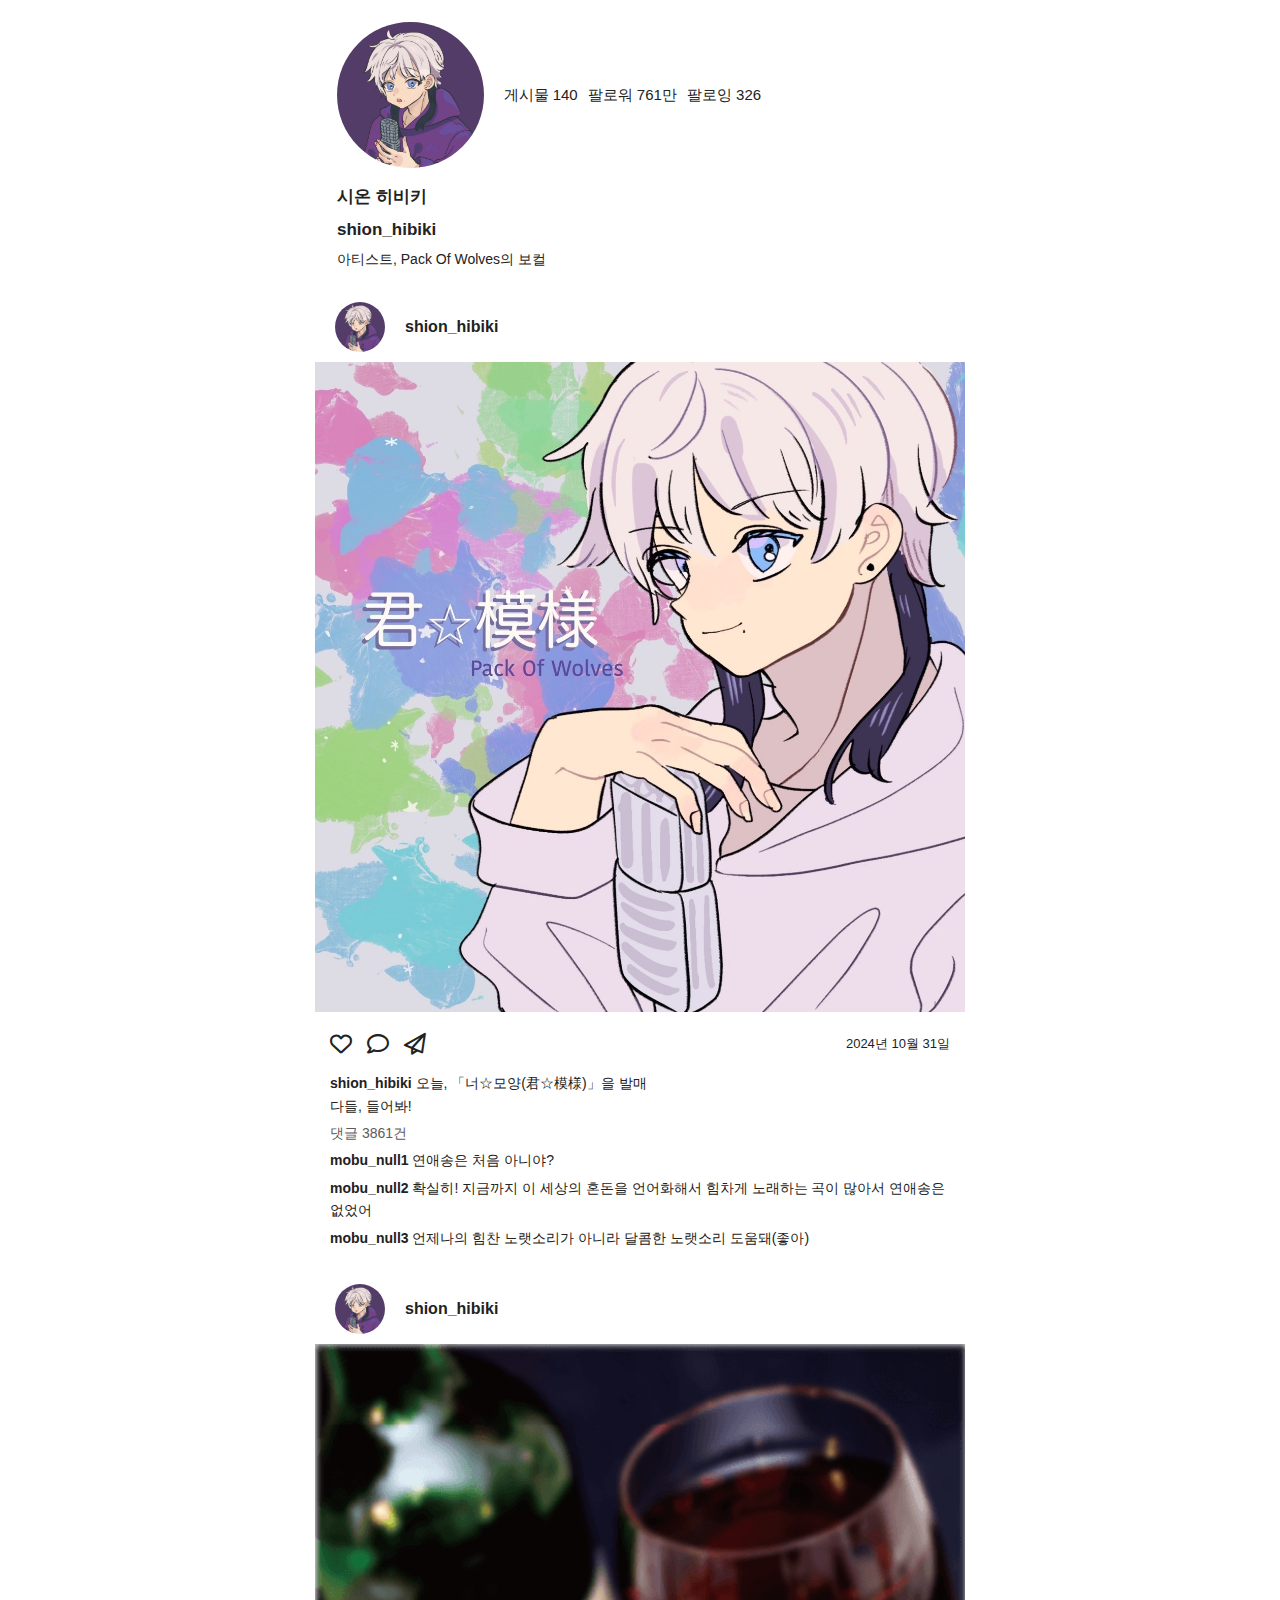
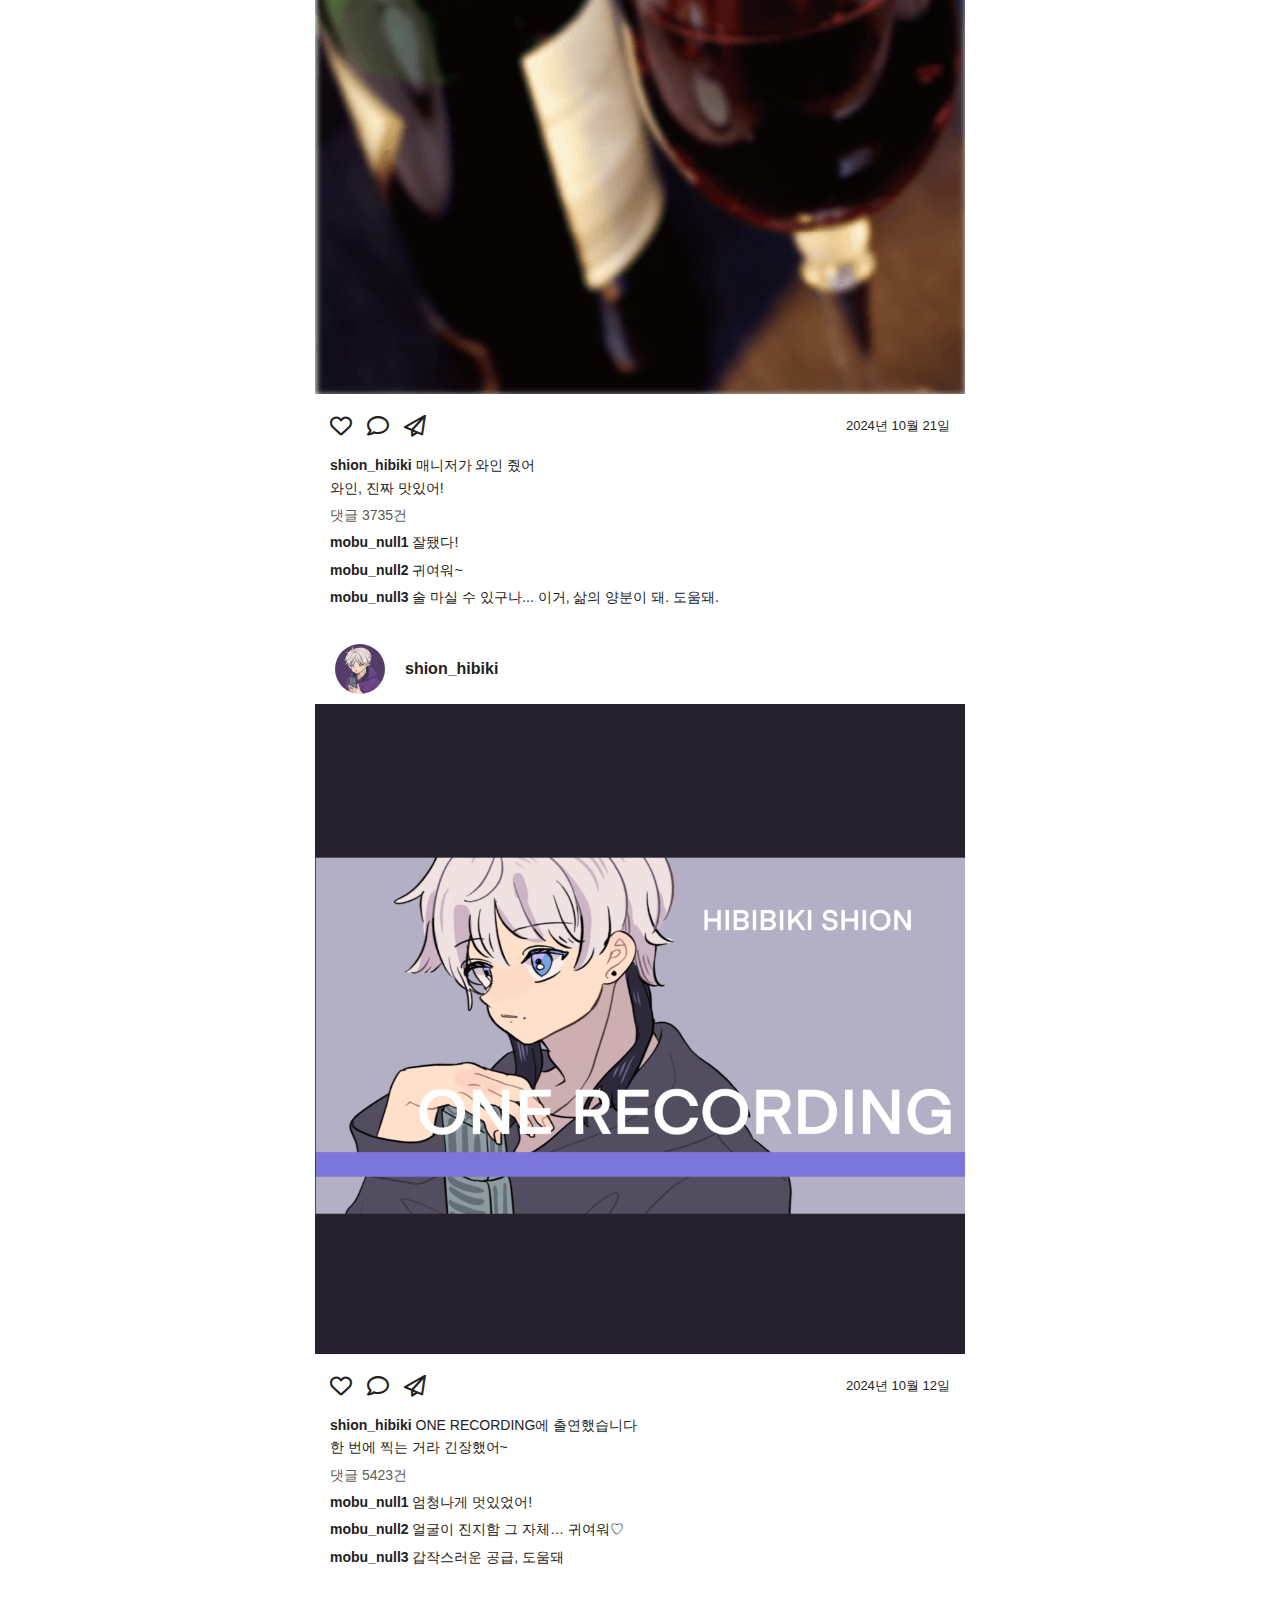
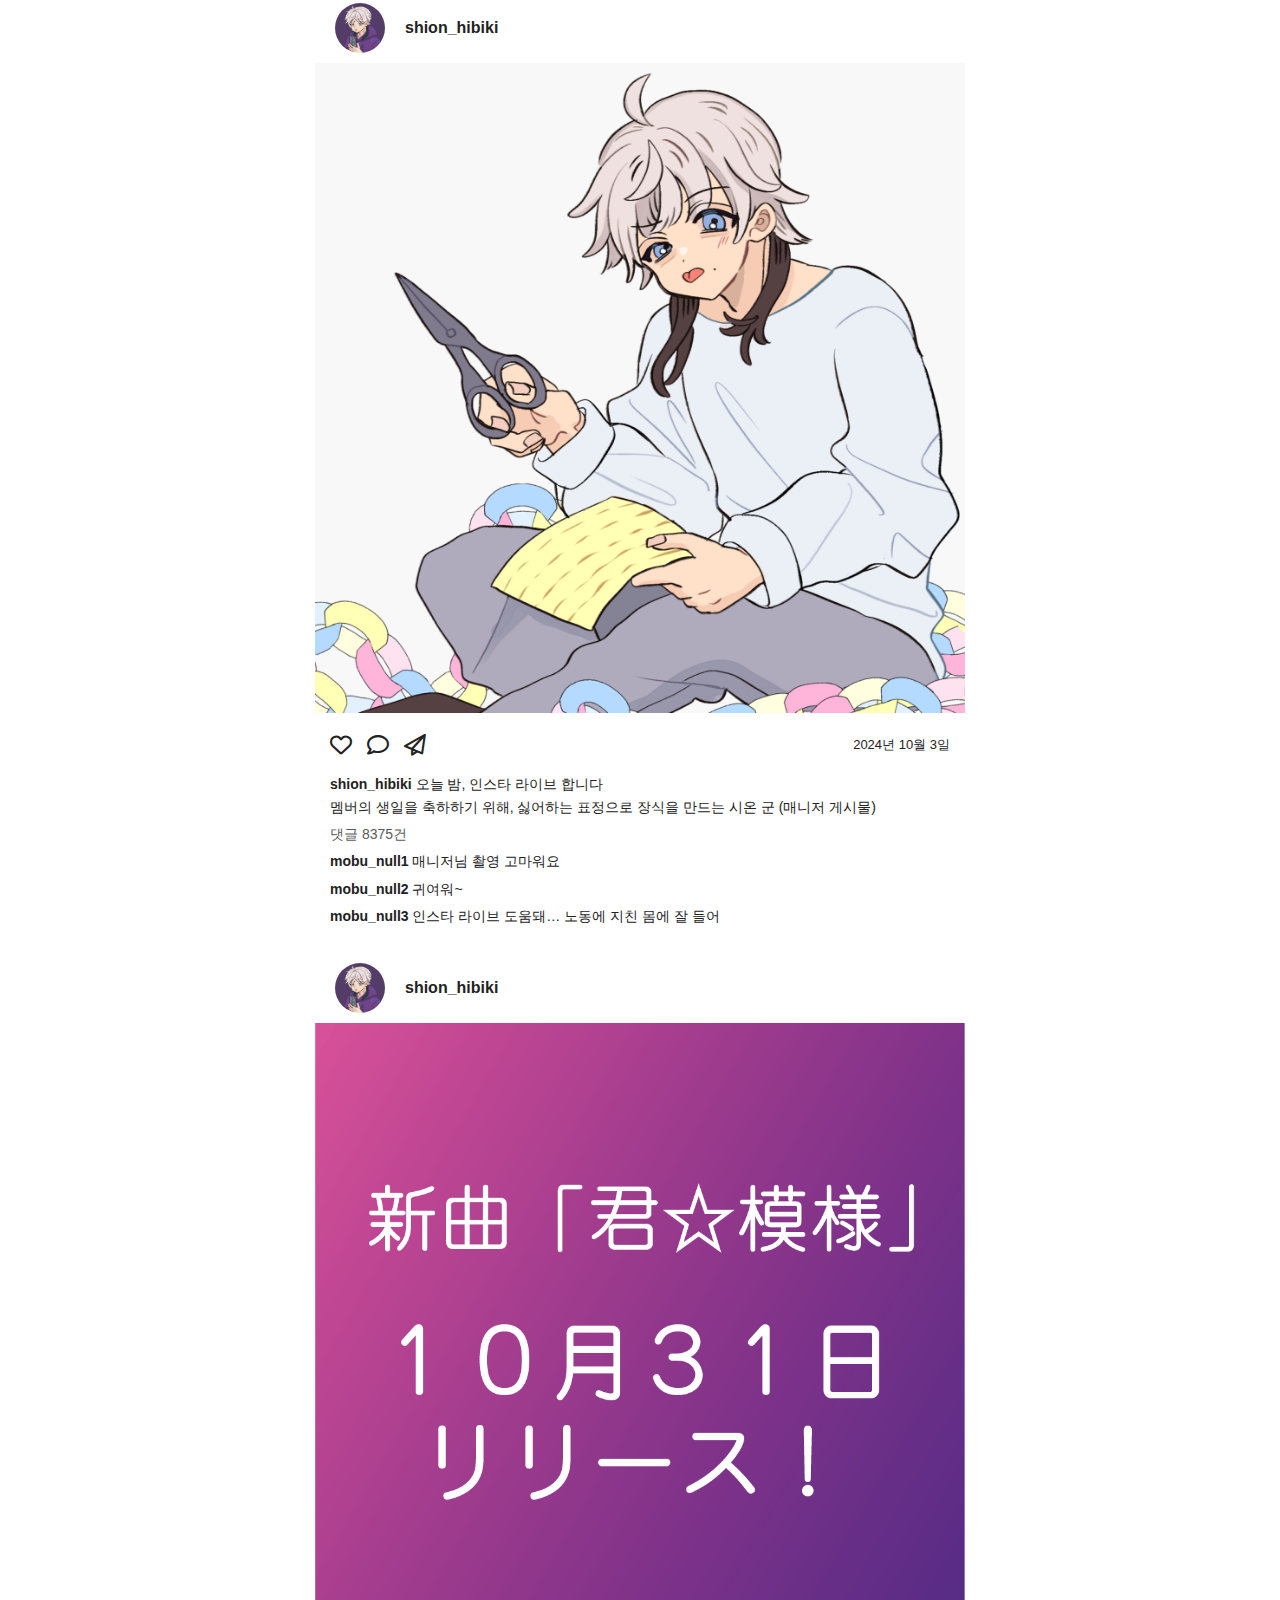
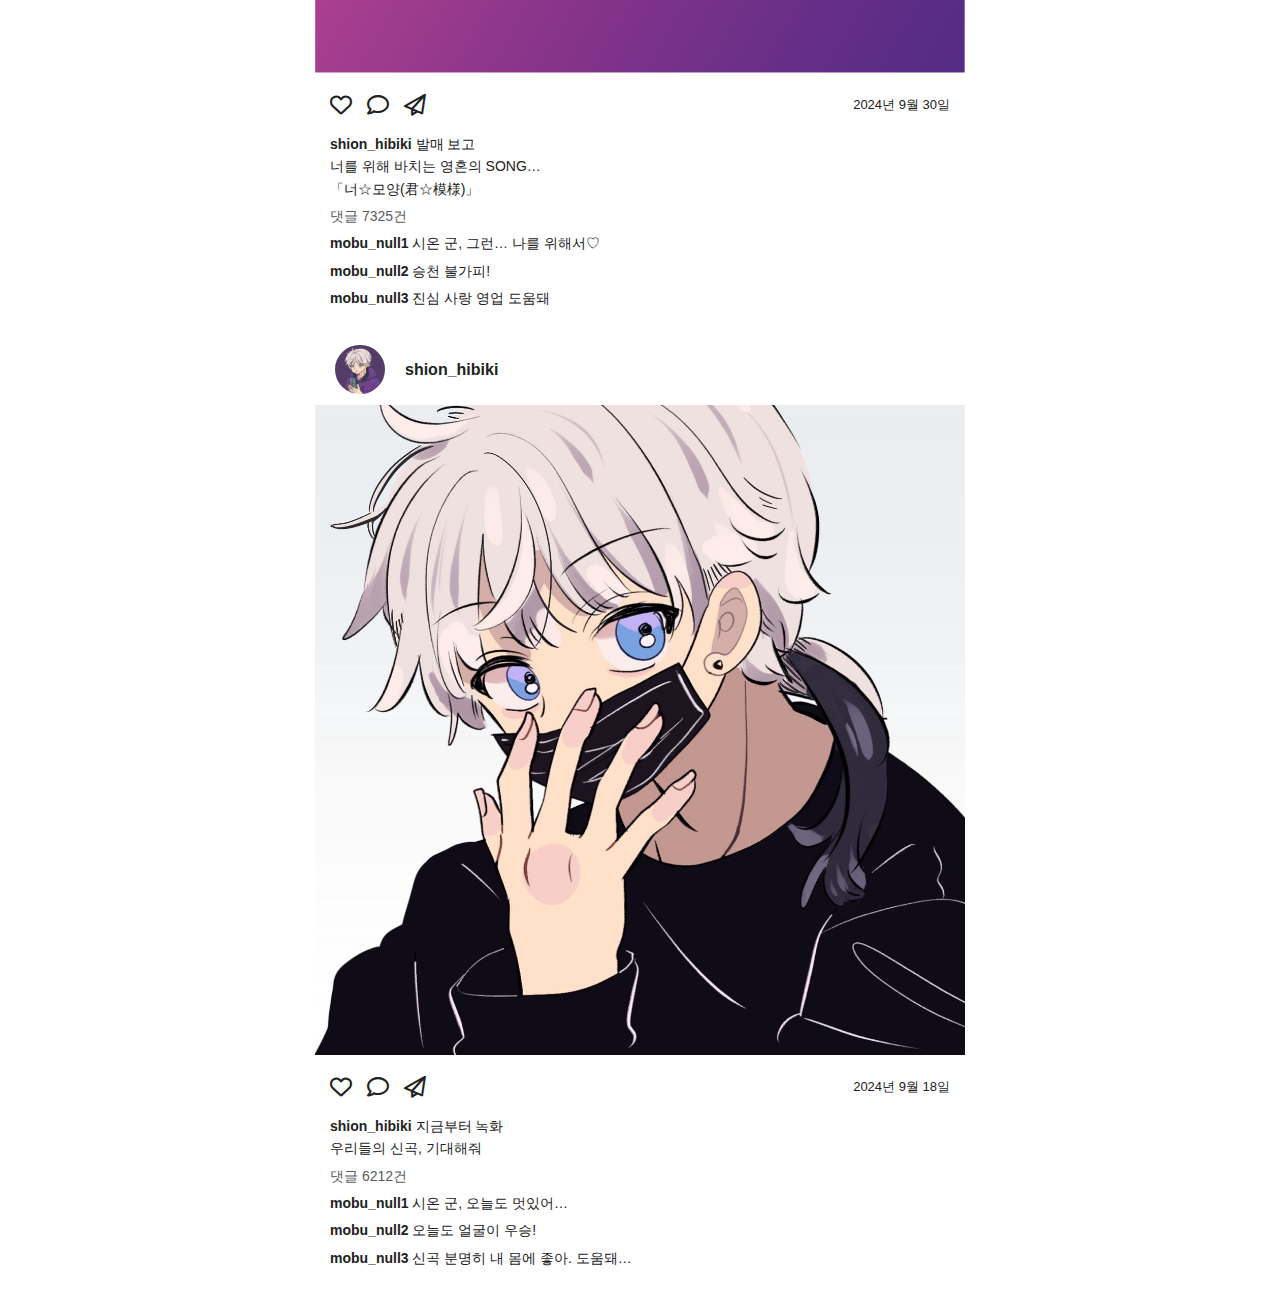
<file: shion_hibiki.html>
<!DOCTYPE html>
<html lang="ko">
<head>
  <meta charset="UTF-8">
  <meta http-equiv="X-UA-Compatible" content="IE=edge">
  <meta name="robots" content="noindex">
  <title>shion_hibiki</title>
  <meta name="viewport" content="width=device-width, initial-scale=1.0">
  <link rel="stylesheet" href="https://cdnjs.cloudflare.com/ajax/libs/font-awesome/6.0.0/css/all.min.css">
  <link rel="stylesheet" href="./images/style.css">
</head>
<body>
    <div class="sns-content">
        <div class="sns-prof">
            <div class="sns-prof-img-box">
                <div class="sns-prof-icon">
                    <img src="./images/icon_shion.jpg" alt="">
                </div>
                <div class="sns-prof-follower sns-prof-follower_h">
                    <div class="sns-prof-follower-post">게시물 140</div>
                    <div class="sns-prof-follower-follower"><a href="./shion_hibiki-sns-friend.html">팔로워 761만</a></div>
                    <div class="sns-prof-follower-follow"><a href="./shion_hibiki-sns-friend.html">팔로잉 326</a></div>
                </div>
            </div>
            <div class="sns-prof-content">
                <div class="sns-prof-name">시온 히비키</div>
                <div class="sns-prof-name">shion_hibiki</div>
                <div class="sns-prof-text">
                    <p>아티스트, Pack Of Wolves의 보컬</p>
                </div>
            </div>
        </div>

        <div class="sns-post">
            <div class="sns-post-prof">
                <div class="sns-post-prof-icon"><img src="./images/icon_shion.jpg" alt=""></div>
                <div class="sns-post-prof-name">shion_hibiki</div>
            </div>
            <div class="sns-post-img">
                <img src="./images/post_shion5.JPG" alt="">
            </div>
            <div class="sns-post-content">
                <div class="sns-post-symbol">
                    <div class="sns-post-symbol-items">
                        <div class="sns-post-symbol-item"><i class="far fa-heart"></i></div>
                        <div class="sns-post-symbol-item"><i class="far fa-comment"></i></div>
                        <div class="sns-post-symbol-item"><i class="far fa-paper-plane"></i></div>
                    </div>
                    <p class="sns-post-date">2024년 10월 31일</p>
                </div>
                <div class="sns-post-textbox">
                    <p class="sns-post-text">
                        <span class="span-bold">shion_hibiki </span> 오늘, 「너☆모양(君☆模様)」을 발매<br>
                        다들, 들어봐!
                    </p>
                    <div class="sns-post-comment-content">
                        <p class="sns-post-text-comments">댓글 3861건</p>
                        <p class="sns-post-text-comment"><span class="span-bold">mobu_null1 </span>연애송은 처음 아니야?</p>
                        <p class="sns-post-text-comment"><span class="span-bold">mobu_null2 </span>확실히! 지금까지 이 세상의 혼돈을 언어화해서 힘차게 노래하는 곡이 많아서 연애송은 없었어</p>
                        <p class="sns-post-text-comment"><span class="span-bold">mobu_null3 </span>언제나의 힘찬 노랫소리가 아니라 달콤한 노랫소리 도움돼(좋아)</p>
                    </div>
                </div>
            </div>
        </div>

        <div class="sns-post">
            <div class="sns-post-prof">
                <div class="sns-post-prof-icon"><img src="./images/icon_shion.jpg" alt=""></div>
                <div class="sns-post-prof-name">shion_hibiki</div>
            </div>
            <div class="sns-post-img">
                <img src="./images/post_shion6.png" alt="">
            </div>
            <div class="sns-post-content">
                <div class="sns-post-symbol">
                    <div class="sns-post-symbol-items">
                        <div class="sns-post-symbol-item"><i class="far fa-heart"></i></div>
                        <div class="sns-post-symbol-item"><i class="far fa-comment"></i></div>
                        <div class="sns-post-symbol-item"><i class="far fa-paper-plane"></i></div>
                    </div>
                    <p class="sns-post-date">2024년 10월 21일</p>
                </div>
                <div class="sns-post-textbox">
                    <p class="sns-post-text">
                        <span class="span-bold">shion_hibiki </span> 매니저가 와인 줬어<br>
                        와인, 진짜 맛있어!
                    </p>
                    <div class="sns-post-comment-content">
                        <p class="sns-post-text-comments">댓글 3735건</p>
                        <p class="sns-post-text-comment"><span class="span-bold">mobu_null1 </span>잘됐다!</p>
                        <p class="sns-post-text-comment"><span class="span-bold">mobu_null2 </span>귀여워~</p>
                        <p class="sns-post-text-comment"><span class="span-bold">mobu_null3 </span>술 마실 수 있구나... 이거, 삶의 양분이 돼. 도움돼.</p>
                    </div>
                </div>
            </div>
        </div>

        <div class="sns-post">
            <div class="sns-post-prof">
                <div class="sns-post-prof-icon"><img src="./images/icon_shion.jpg" alt=""></div>
                <div class="sns-post-prof-name">shion_hibiki</div>
            </div>
            <div class="sns-post-img">
                <img src="./images/post_shion3.png" alt="">
            </div>
            <div class="sns-post-content">
                <div class="sns-post-symbol">
                    <div class="sns-post-symbol-items">
                        <div class="sns-post-symbol-item"><i class="far fa-heart"></i></div>
                        <div class="sns-post-symbol-item"><i class="far fa-comment"></i></div>
                        <div class="sns-post-symbol-item"><i class="far fa-paper-plane"></i></div>
                    </div>
                    <p class="sns-post-date">2024년 10월 12일</p>
                </div>
                <div class="sns-post-textbox">
                    <p class="sns-post-text">
                        <span class="span-bold">shion_hibiki </span> ONE RECORDING에 출연했습니다<br>
                        한 번에 찍는 거라 긴장했어~
                    </p>
                    <div class="sns-post-comment-content">
                        <p class="sns-post-text-comments">댓글 5423건</p>
                        <p class="sns-post-text-comment"><span class="span-bold">mobu_null1 </span>엄청나게 멋있었어!</p>
                        <p class="sns-post-text-comment"><span class="span-bold">mobu_null2 </span>얼굴이 진지함 그 자체… 귀여워♡</p>
                        <p class="sns-post-text-comment"><span class="span-bold">mobu_null3 </span>갑작스러운 공급, 도움돼</p>
                    </div>
                </div>
            </div>
        </div>

        <div class="sns-post">
            <div class="sns-post-prof">
                <div class="sns-post-prof-icon"><img src="./images/icon_shion.jpg" alt=""></div>
                <div class="sns-post-prof-name">shion_hibiki</div>
            </div>
            <div class="sns-post-img">
                <img src="./images/post_shion4.png" alt="">
            </div>
            <div class="sns-post-content">
                <div class="sns-post-symbol">
                    <div class="sns-post-symbol-items">
                        <div class="sns-post-symbol-item"><i class="far fa-heart"></i></div>
                        <div class="sns-post-symbol-item"><i class="far fa-comment"></i></div>
                        <div class="sns-post-symbol-item"><i class="far fa-paper-plane"></i></div>
                    </div>
                    <p class="sns-post-date">2024년 10월 3일</p>
                </div>
                <div class="sns-post-textbox">
                    <p class="sns-post-text">
                        <span class="span-bold">shion_hibiki </span> 오늘 밤, 인스타 라이브 합니다<br>
                        멤버의 생일을 축하하기 위해, 싫어하는 표정으로 장식을 만드는 시온 군 (매니저 게시물)
                    </p>
                    <div class="sns-post-comment-content">
                        <p class="sns-post-text-comments">댓글 8375건</p>
                        <p class="sns-post-text-comment"><span class="span-bold">mobu_null1 </span>매니저님 촬영 고마워요</p>
                        <p class="sns-post-text-comment"><span class="span-bold">mobu_null2 </span>귀여워~</p>
                        <p class="sns-post-text-comment"><span class="span-bold">mobu_null3 </span>인스타 라이브 도움돼… 노동에 지친 몸에 잘 들어</p>
                    </div>
                </div>
            </div>
        </div>

        <div class="sns-post">
            <div class="sns-post-prof">
                <div class="sns-post-prof-icon"><img src="./images/icon_shion.jpg" alt=""></div>
                <div class="sns-post-prof-name">shion_hibiki</div>
            </div>
            <div class="sns-post-img">
                <img src="./images/post_shion2.png" alt="">
            </div>
            <div class="sns-post-content">
                <div class="sns-post-symbol">
                    <div class="sns-post-symbol-items">
                        <div class="sns-post-symbol-item"><i class="far fa-heart"></i></div>
                        <div class="sns-post-symbol-item"><i class="far fa-comment"></i></div>
                        <div class="sns-post-symbol-item"><i class="far fa-paper-plane"></i></div>
                    </div>
                    <p class="sns-post-date">2024년 9월 30일</p>
                </div>
                <div class="sns-post-textbox">
                    <p class="sns-post-text">
                        <span class="span-bold">shion_hibiki </span> 발매 보고<br>
                        너를 위해 바치는 영혼의 SONG… <br>
                        「너☆모양(君☆模様)」
                    </p>
                    <div class="sns-post-comment-content">
                        <p class="sns-post-text-comments">댓글 7325건</p>
                        <p class="sns-post-text-comment"><span class="span-bold">mobu_null1 </span>시온 군, 그런… 나를 위해서♡</p>
                        <p class="sns-post-text-comment"><span class="span-bold">mobu_null2 </span>승천 불가피!</p>
                        <p class="sns-post-text-comment"><span class="span-bold">mobu_null3 </span>진심 사랑 영업 도움돼</p>
                    </div>
                </div>
            </div>
        </div>

        <div class="sns-post">
            <div class="sns-post-prof">
                <div class="sns-post-prof-icon"><img src="./images/icon_shion.jpg" alt=""></div>
                <div class="sns-post-prof-name">shion_hibiki</div>
            </div>
            <div class="sns-post-img">
                <img src="./images/post_shion1.jpg" alt="">
            </div>
            <div class="sns-post-content">
                <div class="sns-post-symbol">
                    <div class="sns-post-symbol-items">
                        <div class="sns-post-symbol-item"><i class="far fa-heart"></i></div>
                        <div class="sns-post-symbol-item"><i class="far fa-comment"></i></div>
                        <div class="sns-post-symbol-item"><i class="far fa-paper-plane"></i></div>
                    </div>
                    <p class="sns-post-date">2024년 9월 18일</p>
                </div>
                <div class="sns-post-textbox">
                    <p class="sns-post-text">
                        <span class="span-bold">shion_hibiki </span> 지금부터 녹화<br>
                        우리들의 신곡, 기대해줘
                    </p>
                    <div class="sns-post-comment-content">
                        <p class="sns-post-text-comments">댓글 6212건</p>
                        <p class="sns-post-text-comment"><span class="span-bold">mobu_null1 </span>시온 군, 오늘도 멋있어…</p>
                        <p class="sns-post-text-comment"><span class="span-bold">mobu_null2 </span>오늘도 얼굴이 우승!</p>
                        <p class="sns-post-text-comment"><span class="span-bold">mobu_null3 </span>신곡 분명히 내 몸에 좋아. 도움돼…</p>
                    </div>
                </div>
            </div>
        </div>
    </div>
</body>
</html>
</file>
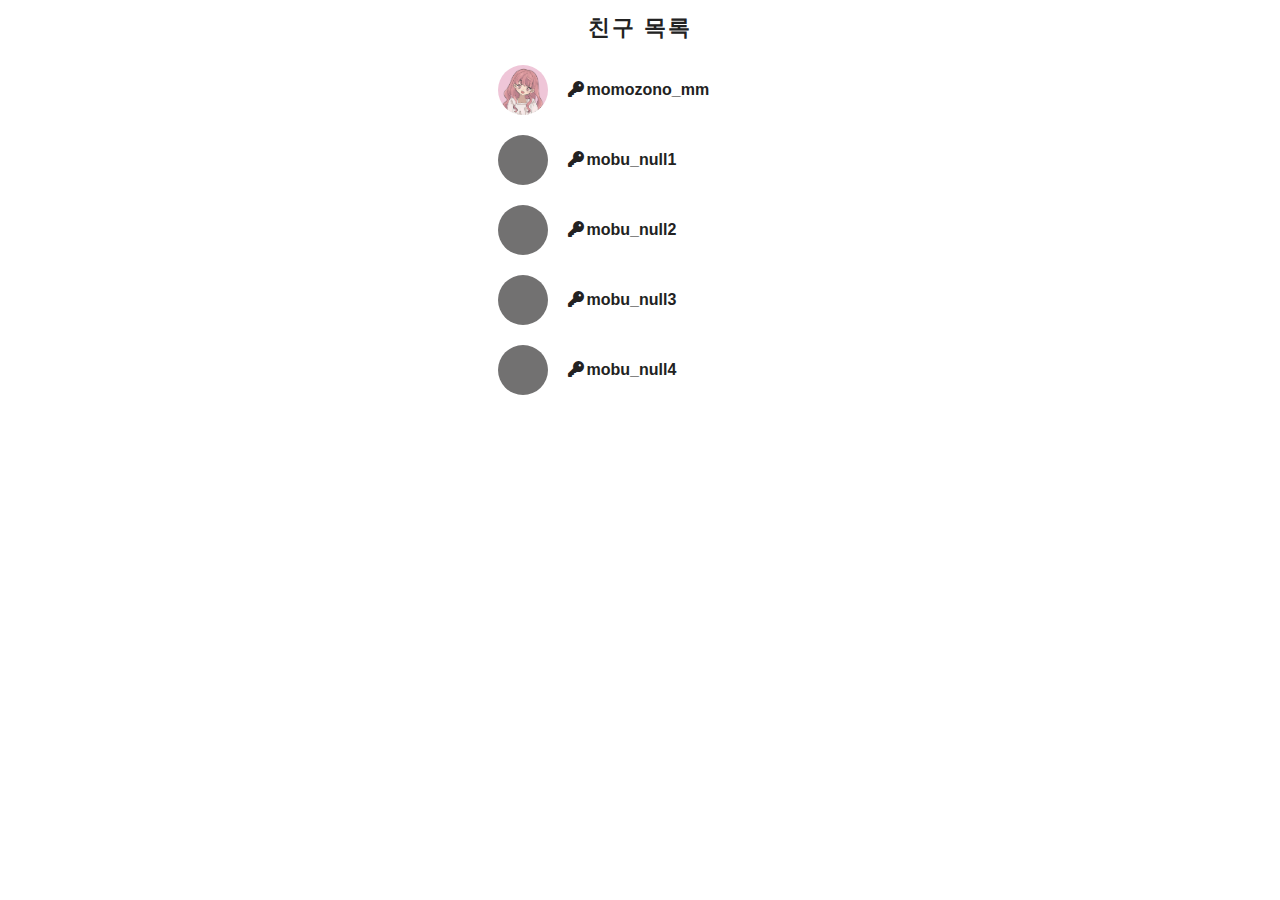
<file: violet_se-sns-friend.html>
<!DOCTYPE html>
<html lang="ko">
<head>
  <meta charset="UTF-8">
  <meta http-equiv="X-UA-Compatible" content="IE=edge">
  <meta name="robots" content="noindex">
  <title>violet_se 친구 목록</title>
  <meta name="viewport" content="width=device-width, initial-scale=1.0">
  <link rel="stylesheet" href="https://cdnjs.cloudflare.com/ajax/libs/font-awesome/6.0.0/css/all.min.css">
  <link rel="stylesheet" href="./images/style.css">
</head>
<body>
    <div class="sns-content">
        <div class="sns-friend">친구 목록</div>
        <div class="sns-follower-content">
            <ul class="sns-follower">
                <li class="sns-follower-item">
                    <a href="./index.html">
                        <div class="sns-follower-prof">
                            <div class="sns-follower-icon"><img src="./images/icon_momo.jpg" alt=""></div>
                            <div class="sns-follower-name"><span class="span-key"><i class="fas fa-key"></i></span>momozono_mm</div>
                        </div>
                    </a>
                </li>
                <li class="sns-follower-item">
                    <div class="sns-follower-prof">
                        <div class="sns-follower-icon"><img src="./images/icon_null.png" alt=""></div>
                        <div class="sns-follower-name"><span class="span-key"><i class="fas fa-key"></i></span>mobu_null1</div>
                    </div>
                </li>
                <li class="sns-follower-item">
                    <div class="sns-follower-prof">
                        <div class="sns-follower-icon"><img src="./images/icon_null.png" alt=""></div>
                        <div class="sns-follower-name"><span class="span-key"><i class="fas fa-key"></i></span>mobu_null2</div>
                    </div>
                </li>
                <li class="sns-follower-item">
                    <div class="sns-follower-prof">
                        <div class="sns-follower-icon"><img src="./images/icon_null.png" alt=""></div>
                        <div class="sns-follower-name"><span class="span-key"><i class="fas fa-key"></i></span>mobu_null3</div>
                    </div>
                </li>
                <li class="sns-follower-item">
                    <div class="sns-follower-prof">
                        <div class="sns-follower-icon"><img src="./images/icon_null.png" alt=""></div>
                        <div class="sns-follower-name"><span class="span-key"><i class="fas fa-key"></i></span>mobu_null4</div>
                    </div>
                </li>
            </ul>
        </div>
    </div>
</body>
</html>
</file>
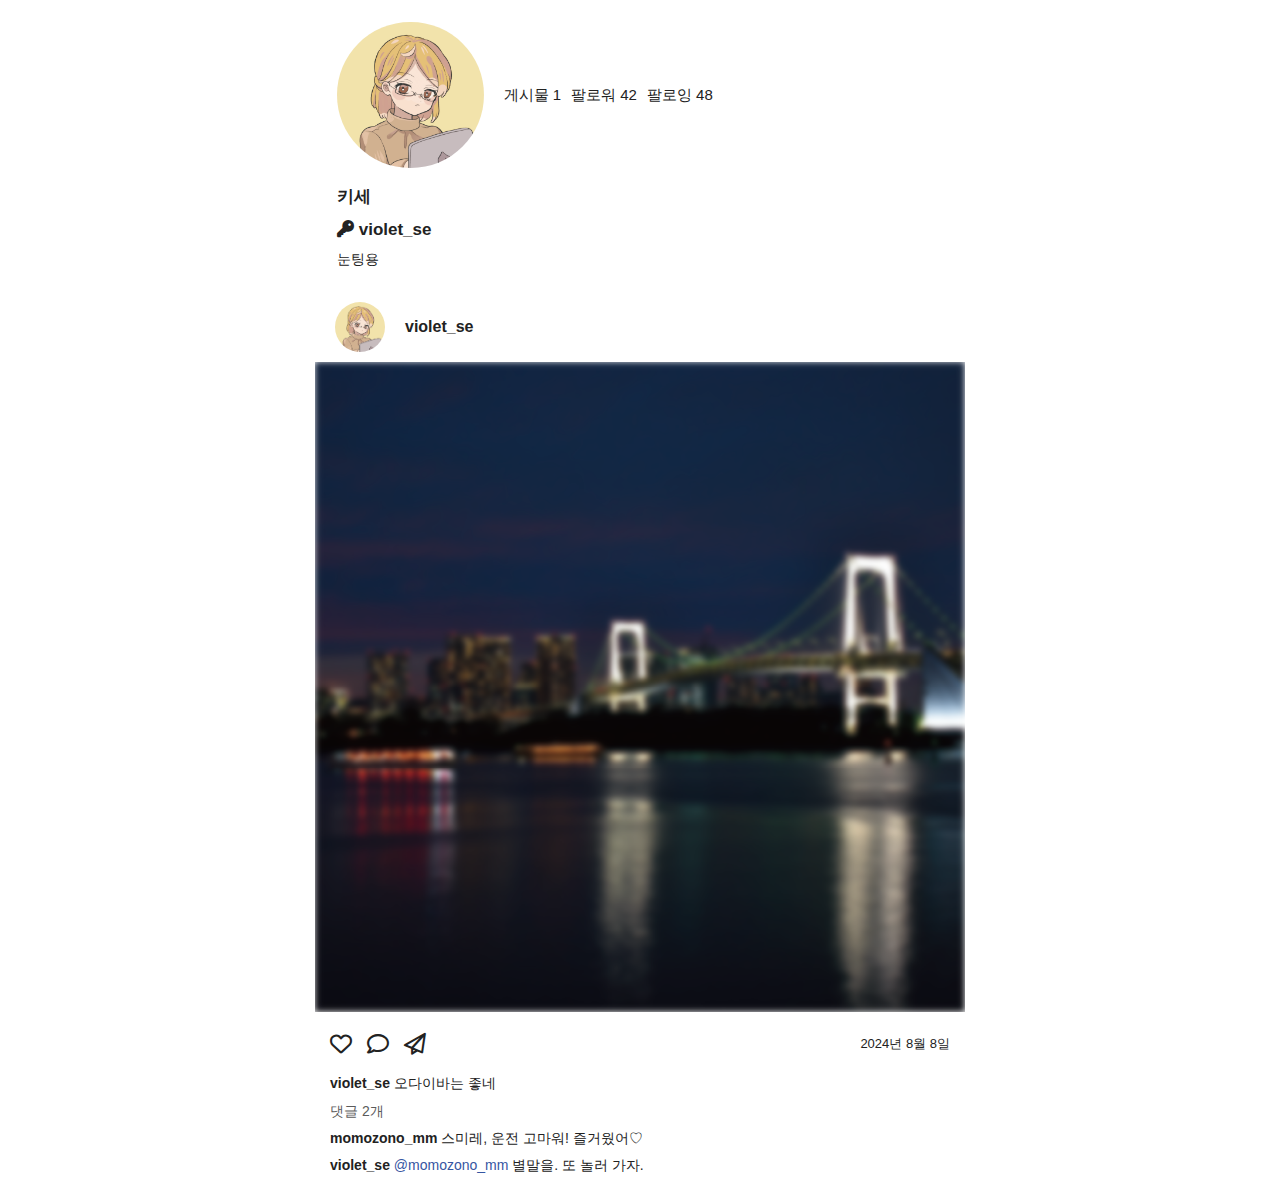
<file: violet_se.html>
<!DOCTYPE html>
<html lang="ko">
<head>
  <meta charset="UTF-8">
  <meta http-equiv="X-UA-Compatible" content="IE=edge">
  <meta name="robots" content="noindex">
  <title>violet_se의 SNS</title>
  <meta name="viewport" content="width=device-width, initial-scale=1.0">
  <link rel="stylesheet" href="https://cdnjs.cloudflare.com/ajax/libs/font-awesome/6.0.0/css/all.min.css">
  <link rel="stylesheet" href="./images/style.css">
  <style>
      .sns-prof-follower a { text-decoration: none; color: inherit; cursor: pointer; }
      .sns-prof-follower a:hover { text-decoration: underline; }
  </style>
</head>
<body>
    <div class="sns-content">
        <div class="sns-prof">
            <div class="sns-prof-img-box">
                <div class="sns-prof-icon">
                    <img src="./images/icon_kise.jpg" alt="키세 스미레">
                </div>
                <div class="sns-prof-follower">
                    <div class="sns-prof-follower-post">게시물 1</div>
                    <div class="sns-prof-follower-follower"><a href="./violet_se-sns-friend.html">팔로워 42</a></div>
                    <div class="sns-prof-follower-follow"><a href="./violet_se-sns-friend.html">팔로잉 48</a></div>
                </div>
            </div>
            <div class="sns-prof-content">
                <div class="sns-prof-name">키세</div>
                <div class="sns-prof-name"><span><i class="fas fa-key"></i></span> violet_se</div>
                <div class="sns-prof-text">
                    <p>눈팅용<br></p>
                </div>
            </div>
        </div>

        <div class="sns-post">
            <div class="sns-post-prof">
                <div class="sns-post-prof-icon"><img src="./images/icon_kise.jpg" alt=""></div>
                <div class="sns-post-prof-name">violet_se</div>
            </div>
            <div class="sns-post-img"><img src="./images/post_kise.png" alt=""></div>
            <div class="sns-post-content">
                <div class="sns-post-symbol">
                    <div class="sns-post-symbol-items">
                        <div class="sns-post-symbol-item"><i class="far fa-heart"></i></div>
                        <div class="sns-post-symbol-item"><i class="far fa-comment"></i></div>
                        <div class="sns-post-symbol-item"><i class="far fa-paper-plane"></i></div>
                    </div>
                    <p class="sns-post-date">2024년 8월 8일</p>
                </div>
                <div class="sns-post-textbox">
                    <p class="sns-post-text"><span class="span-bold">violet_se </span> 오다이바는 좋네</p>
                    <div class="sns-post-comment-content">
                        <p class="sns-post-text-comments">댓글 2개</p>
                        <p class="sns-post-text-comment"><span class="span-bold">momozono_mm </span>스미레, 운전 고마워! 즐거웠어♡</p>
                        <p class="sns-post-text-comment">
                            <span class="span-bold">violet_se </span>
                            <span class="span-comment"><a href="./index.html">@momozono_mm</a></span> 별말을. 또 놀러 가자.
                        </p>
                    </div>
                </div>
            </div>
        </div>
    </div>
</body>
</html>
</file>
<file: images/style.css>
@charset "UTF-8";
body {
  -moz-osx-font-smoothing: grayscale;
  -webkit-font-smoothing: antialiased;
  background: #fff;
  color: #222;
  font-family: Helvetica, Arial, “hiragino kaku gothic pro”, meiryo, ”ms pgothic”, "Noto Serif JP", serif, sans-serif, "YuGothic", "Yu Gothic";
  font-size: 16px;
  font-weight: 300;
  line-height: 1.6;
  overflow-x: hidden;
}

body.m_fixed_sns {
  padding-bottom: 75px;
}

a {
  color: inherit;
  outline: none;
  text-decoration: none;
}

img {
  border: none;
  height: auto;
  max-width: 100%;
  vertical-align: top;
  width: 100%;
}

code,
kbd,
pre,
samp {
  font-family: monospace, sans-serif;
  font-size: inherit;
}

ul,
ol {
  list-style: none;
}

*,
*::before,
*::after {
  -webkit-box-sizing: border-box;
          box-sizing: border-box;
}

html,
body {
  margin: 0;
  padding: 0;
}

article,
aside,
footer,
header,
nav,
section,
main {
  display: block;
}

h1,
h2,
h3,
h4,
h5,
h6,
a,
p,
span,
em,
small,
strong,
sub,
sup,
mark,
del,
ins,
strike,
abbr,
dfn,
blockquote,
q,
cite,
code,
pre,
ol,
ul,
li,
dl,
dt,
dd,
div,
section,
article,
main,
aside,
nav,
header,
hgroup,
footer,
img,
figure,
figcaption,
address,
time,
audio,
video,
canvas,
iframe,
details,
summary,
fieldset,
form,
label,
legend,
table,
caption,
tbody,
tfoot,
thead,
tr,
th,
td {
  border: 0;
  margin: 0;
  padding: 0;
}

input[type=submit], input[type=button], label, button, select {
  cursor: pointer;
}

input, button, select, textarea {
  -webkit-appearance: none;
  -moz-appearance: none;
  appearance: none;
  background: transparent;
  border: none;
  border-radius: 0;
  font: inherit;
}

.sns-content {
  max-width: 650px;
  margin: 0 auto;
}

.sns-prof {
  display: block;
  margin: 0 auto;
  padding: 18px;
}
@media (min-width: 1280px) {
  .sns-prof {
    padding: 22px;
  }
}
@media (min-width: 768px) and (max-width: 1279px) {
  .sns-prof {
    padding: 22px;
  }
}

.sns-prof-img-box {
  display: -webkit-box;
  display: -ms-flexbox;
  display: flex;
  gap: 20px;
  margin-bottom: 15px;
}

.sns-prof-img-box {
  -webkit-box-align: center;
      -ms-flex-align: center;
          align-items: center;
}

.sns-prof-icon {
  width: 25%;
}
.sns-prof-icon img {
  width: 100%;
  border-radius: 50%;
}

.sns-prof-follower {
  width: 75%;
  display: -webkit-box;
  display: -ms-flexbox;
  display: flex;
  gap: 10px;
  font-size: 0.9375rem;
}

@media (max-width: 767px) {
  .sns-prof-follower_h {
    width: 67%;
  }
}

.sns-prof-name {
  font-weight: bold;
  font-size: 1.0625rem;
  margin-bottom: 5px;
}

.sns-prof-name-kana {
  font-family: Helvetica, Arial, “hiragino kaku gothic pro”, meiryo, ”ms pgothic”, "Noto Serif JP", serif, sans-serif, "YuGothic", "Yu Gothic";
  font-weight: bold;
  font-size: 1.0625rem;
  margin-bottom: 5px;
}

.sns-prof-text {
  font-size: 0.875rem;
}

.sns-post-prof {
  display: -webkit-box;
  display: -ms-flexbox;
  display: flex;
  gap: 20px;
  -webkit-box-align: center;
      -ms-flex-align: center;
          align-items: center;
  padding: 10px 20px;
}

.sns-post-prof-name {
  font-weight: bold;
}

.sns-post-prof-icon {
  width: 50px;
  height: 50px;
}
.sns-post-prof-icon img {
  width: 100%;
  border-radius: 50%;
}

.sns-post-symbol {
  display: -webkit-box;
  display: -ms-flexbox;
  display: flex;
  -webkit-box-align: center;
      -ms-flex-align: center;
          align-items: center;
  -webkit-box-pack: justify;
      -ms-flex-pack: justify;
          justify-content: space-between;
}

.sns-post-symbol-items {
  display: -webkit-box;
  display: -ms-flexbox;
  display: flex;
  font-size: 1.375rem;
  gap: 15px;
}

.sns-post-date {
  font-size: 0.8125rem;
}

.sns-post-content {
  display: block;
  margin: 0 auto;
  padding: 15px;
}

.sns-post-textbox {
  font-size: 0.875rem;
  margin: 10px 0;
}

.sns-post-comment-content {
  margin-top: 5px;
}

.sns-post-text-comments {
  color: #5b5b5b;
}

.sns-post-text-comment {
  margin-top: 5px;
}

.sns-friend {
  margin: 10px auto;
  font-size: 1.375rem;
  letter-spacing: 2px;
  text-align: center;
  font-weight: bold;
}

.sns-follower-content {
  margin: 10px auto 0;
  text-align: center;
  -webkit-box-align: center;
      -ms-flex-align: center;
          align-items: center;
  -webkit-box-pack: center;
      -ms-flex-pack: center;
          justify-content: center;
}
@media (min-width: 1280px) {
  .sns-follower-content {
    width: 50%;
  }
}
@media (min-width: 768px) and (max-width: 1279px) {
  .sns-follower-content {
    width: 60%;
  }
}

.sns-follower {
  margin: 10px auto 0;
  text-align: center;
}

.sns-follower-prof {
  display: -webkit-box;
  display: -ms-flexbox;
  display: flex;
  gap: 20px;
  -webkit-box-align: center;
      -ms-flex-align: center;
          align-items: center;
  padding: 10px 20px;
}

.sns-follower-name {
  font-weight: bold;
}

.sns-follower-icon {
  width: 50px;
  height: 50px;
}
.sns-follower-icon img {
  width: 100%;
  border-radius: 50%;
}

.span-bold {
  font-weight: bold;
}

.span-comment {
  color: #3656a2;
}

.span-key {
  margin-right: 3px;
}

.span-space-left {
  margin-left: 5px;
}

@media (min-width: 1280px) {
  .sp-br {
    display: none;
  }
}
@media (min-width: 768px) and (max-width: 1279px) {
  .sp-br {
    display: none;
  }
}

.login-content {
  max-width: 900px;
  margin: 30px auto;
}

.karekun-sns {
  text-align: center;
  font-size: 1.25rem;
  font-weight: bold;
}

.password-form {
  padding: 10px 20px;
}

.contact-section {
  background: #f3f6f8;
  padding: 60px 50px;
}
@media (max-width: 767px) {
  .contact-section {
    padding: 45px 20px;
  }
}

input[type=text] {
  width: 96%;
  border: 0;
  font-size: 16px;
  border-radius: 5px;
  padding: 0.2em 0.5em;
  margin-left: 40px;
  border: 1px solid #ababab;
  margin-top: 10px;
}
@media (max-width: 767px) {
  input[type=text] {
    margin-left: 0;
  }
}
@media (min-width: 1280px) {
  input[type=text] {
    width: 87%;
  }
}
input[type=text]:focus {
  border: 1px solid #eee;
  outline: 0;
}

.contact__form__inner {
  background: #fff;
  padding: 60px 120px;
  border-radius: 0 0 12px 12px;
}
@media (max-width: 767px) {
  .contact__form__inner {
    padding: 34px 12px 41px;
  }
}

@media (min-width: 1280px) {
  .contact-form__row,
  .contact-form__radio {
    display: -webkit-box;
    display: -ms-flexbox;
    display: flex;
    -webkit-box-align: center;
        -ms-flex-align: center;
            align-items: center;
  }
}

@media (max-width: 767px) {
  .contact-form__name {
    margin-top: 23.4px;
  }
}
@media (min-width: 1280px) {
  .contact-form__name {
    margin-top: 32px;
  }
}

@media (max-width: 767px) {
  .contact-form__row__ruby {
    margin-top: 28px;
  }
}
@media (min-width: 1280px) {
  .contact-form__row__ruby {
    margin-top: 31px;
  }
}

@media (max-width: 767px) {
  .contact-form__row__mail {
    margin-top: 27.2px;
  }
}
@media (min-width: 1280px) {
  .contact-form__row__mail {
    margin-top: 31px;
  }
}

.contact-form__kind {
  width: 178px;
}
.contact-form__kind select {
  -webkit-box-shadow: none;
          box-shadow: none;
  padding: 9px 35px 9px 12px;
  -webkit-appearance: none;
     -moz-appearance: none;
          appearance: none;
  border-radius: 5px;
  border: 1px solid #ababab;
  font-size: 16px;
  color: inherit;
  font-family: inherit;
  width: 100%;
  margin-left: 48px;
  -webkit-transition: all 0.3s ease 0s;
  transition: all 0.3s ease 0s;
  background: #fff;
}
.contact-form__kind select:focus {
  border: 1px solid #eee;
  outline: 0;
}
@media (max-width: 767px) {
  .contact-form__kind select {
    margin: 9px 9px 5px 0;
    padding: 10px 35px 10px 12px;
    font-size: 14px;
  }
}
@media (max-width: 767px) {
  .contact-form__kind {
    width: 100%;
  }
}

.contact-form__label,
.contact-form-label {
  width: 160px;
  margin: 0;
}

.contact-form__input [type=text] {
  font-family: inherit;
}
.contact-form__input [type=text]:hover {
  outline: none;
}
@media (min-width: 1280px) {
  .contact-form__input {
    -webkit-box-flex: 0;
        -ms-flex: 0 0 532px;
            flex: 0 0 532px;
    right: 0;
    -webkit-transition: all 0.3s ease 0s;
    transition: all 0.3s ease 0s;
  }
}
@media (max-width: 767px) {
  .contact-form__input {
    padding: 0;
  }
}

.contact-btn {
  margin-top: 30px;
  text-align: center;
}

.util-link {
  background: #73c1fd;
  color: #fff;
  padding: 10px;
  width: 90%;
  border-radius: 10px;
}
@media (min-width: 1280px) {
  .util-link {
    width: 60%;
  }
}
</file>
